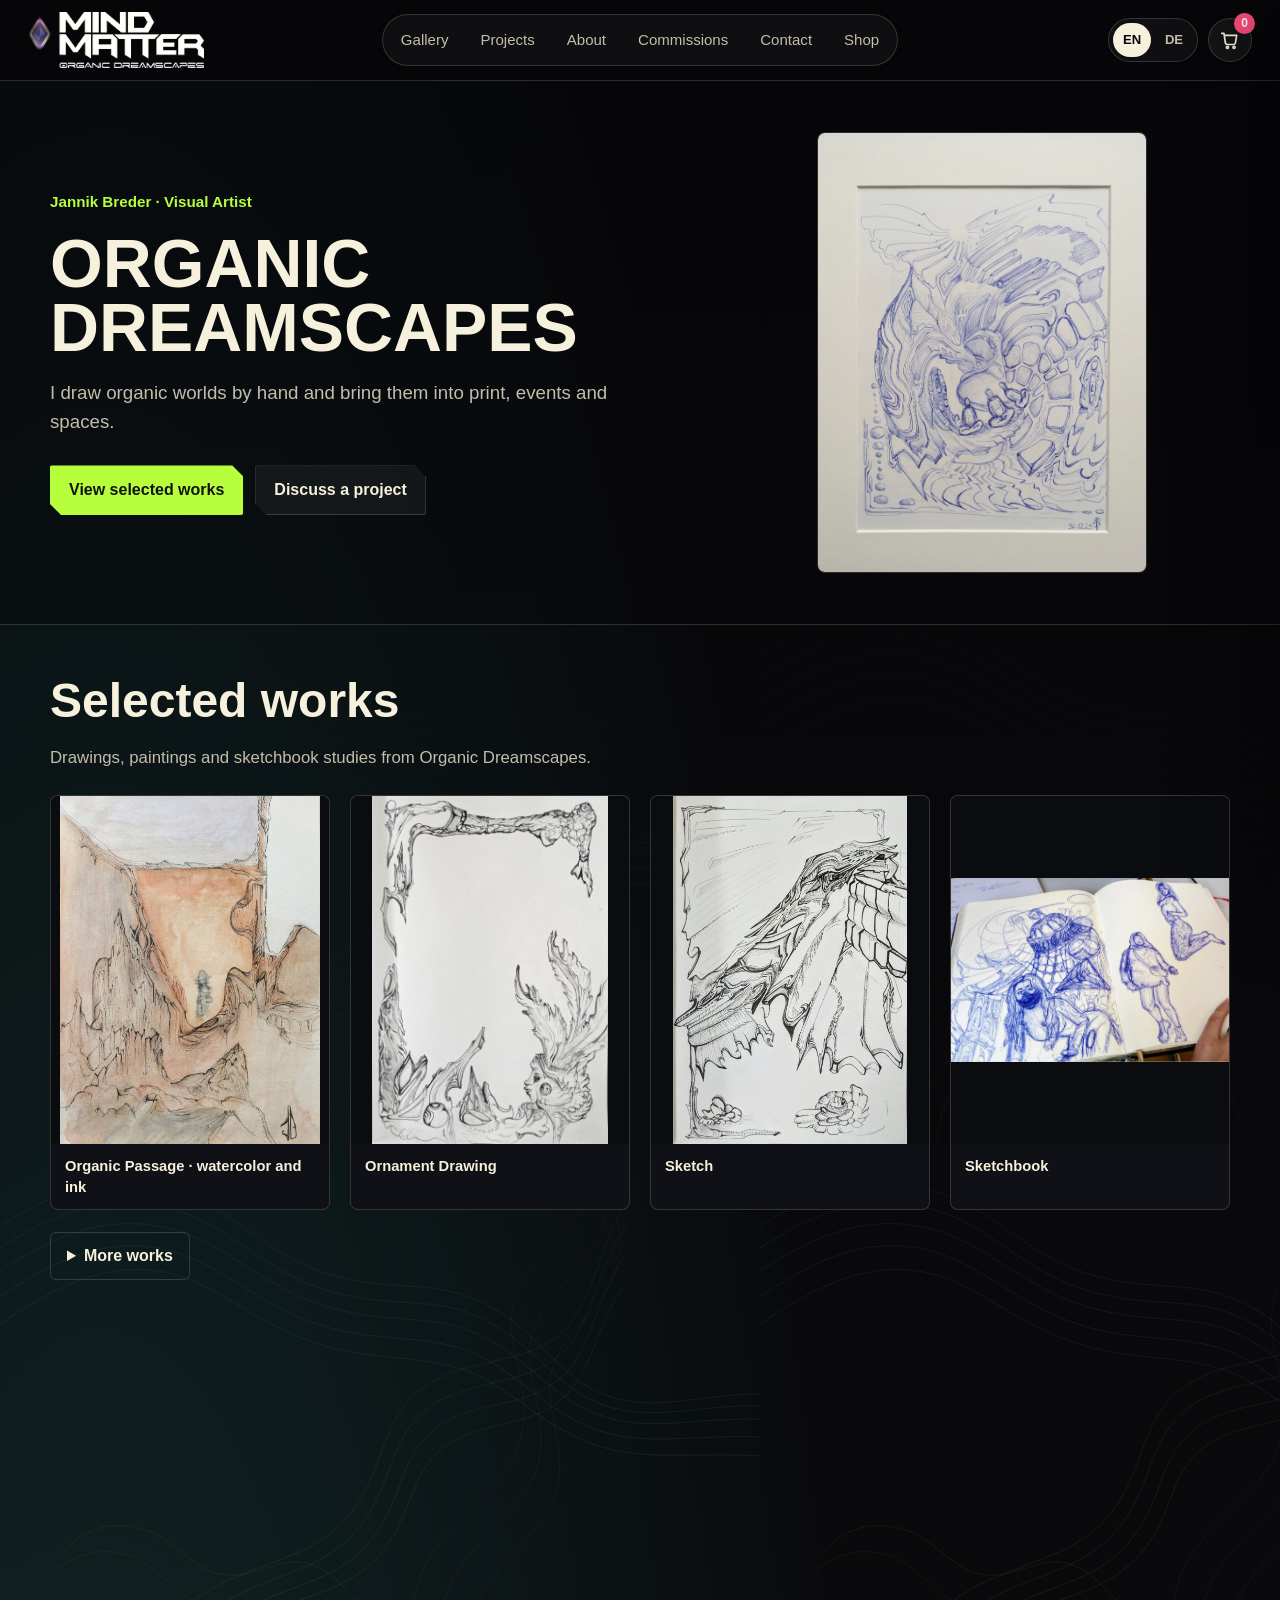
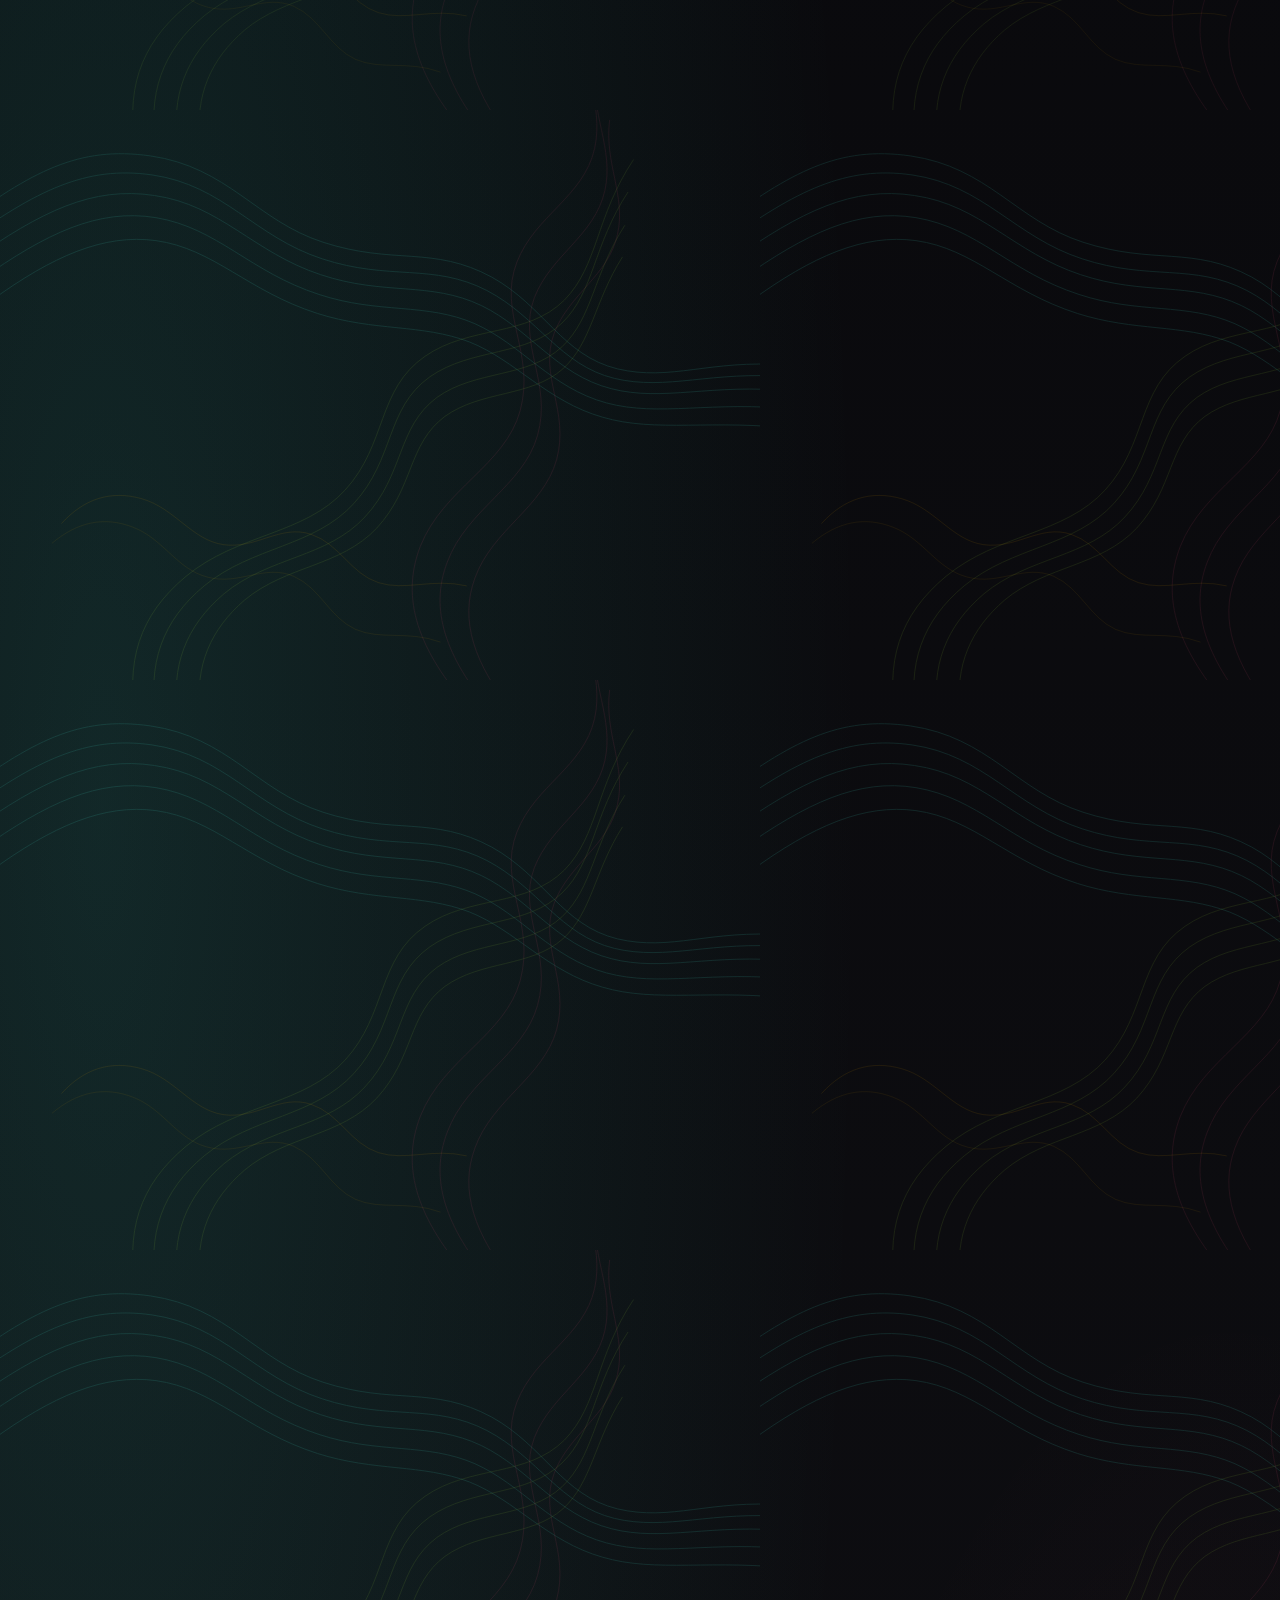
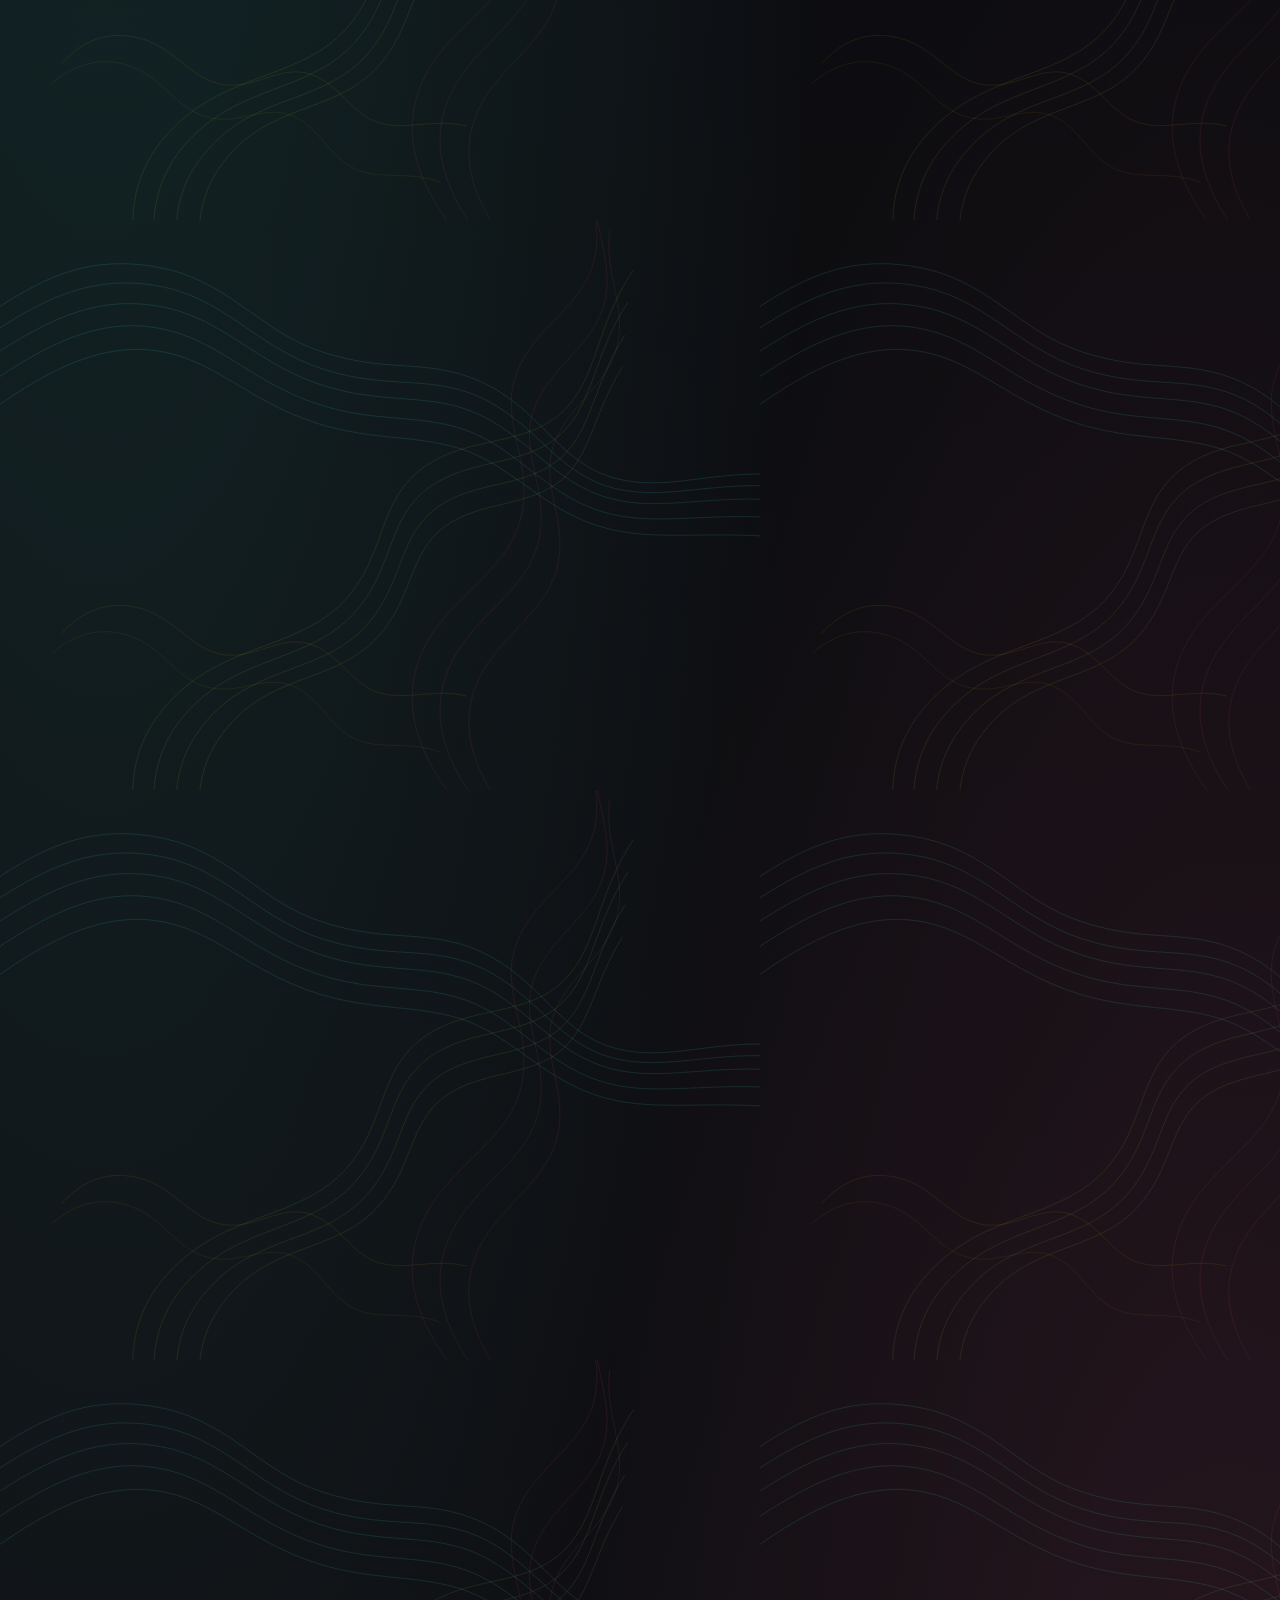
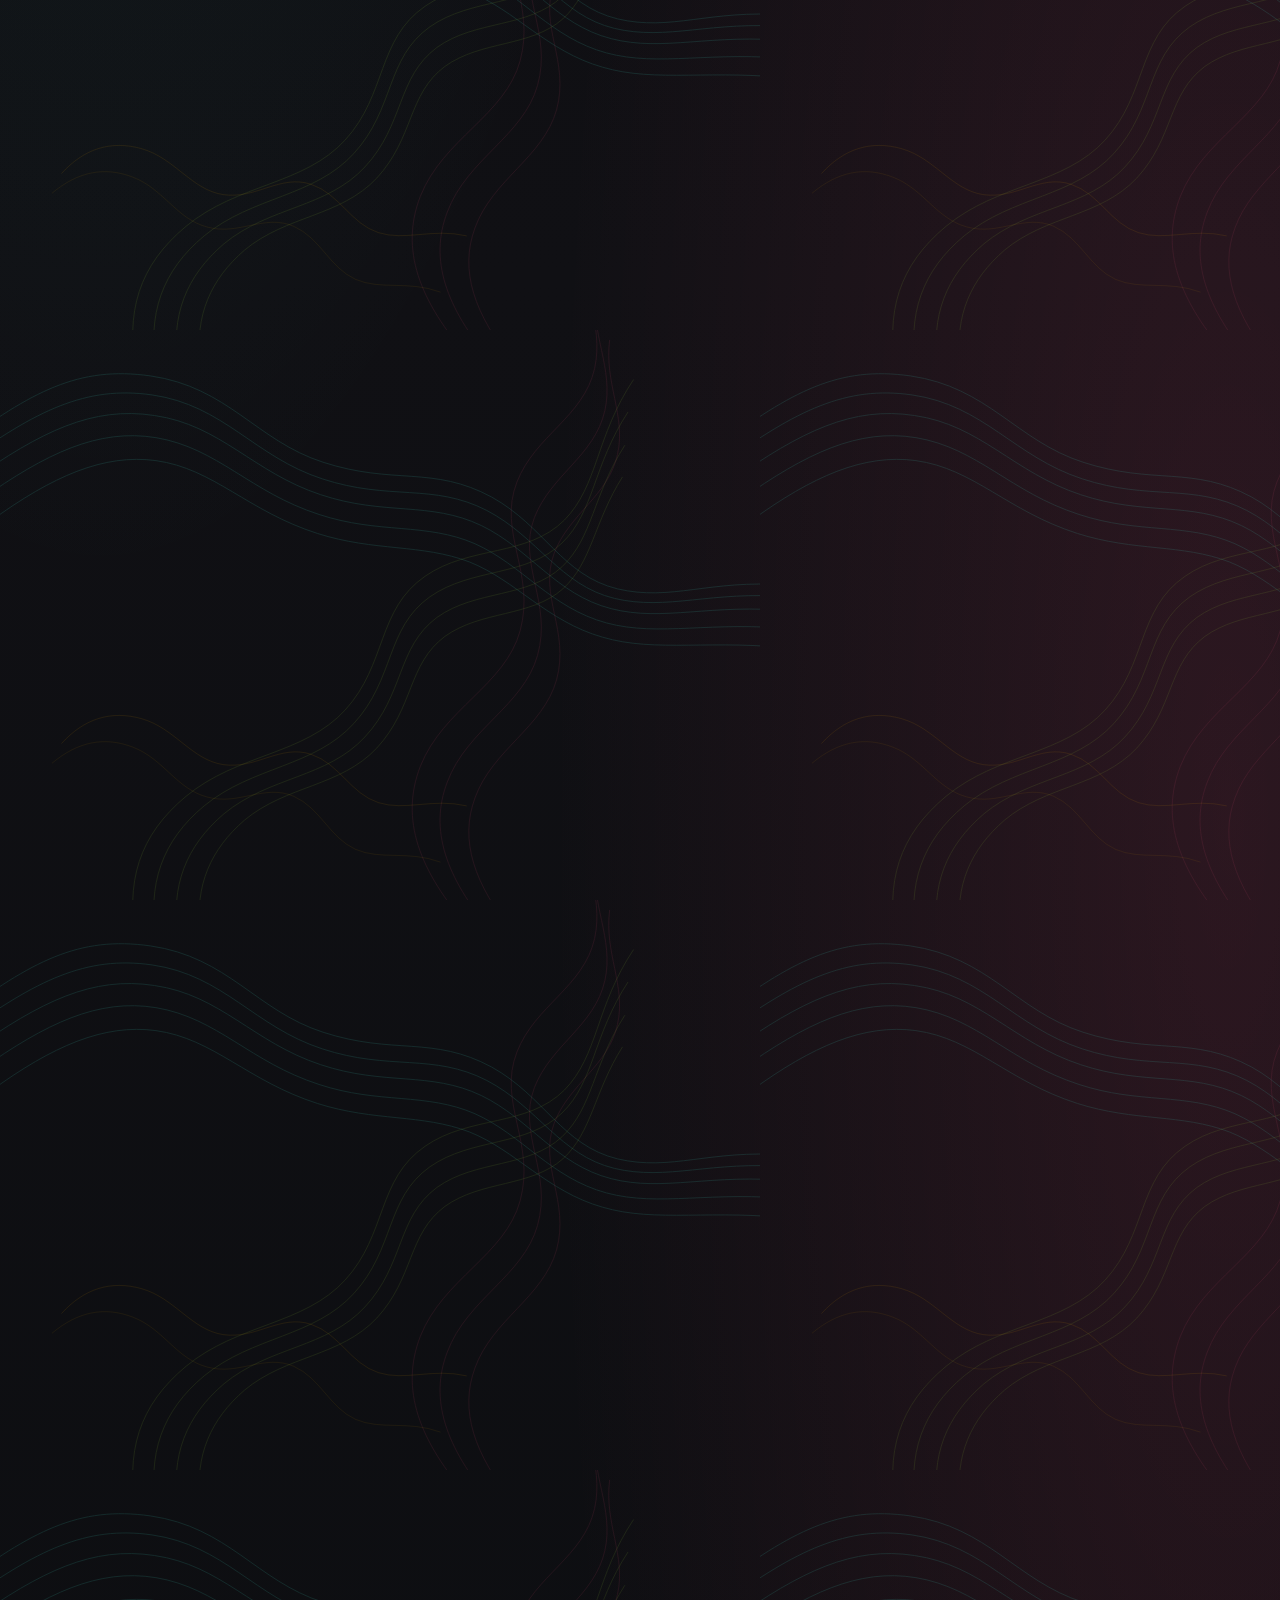
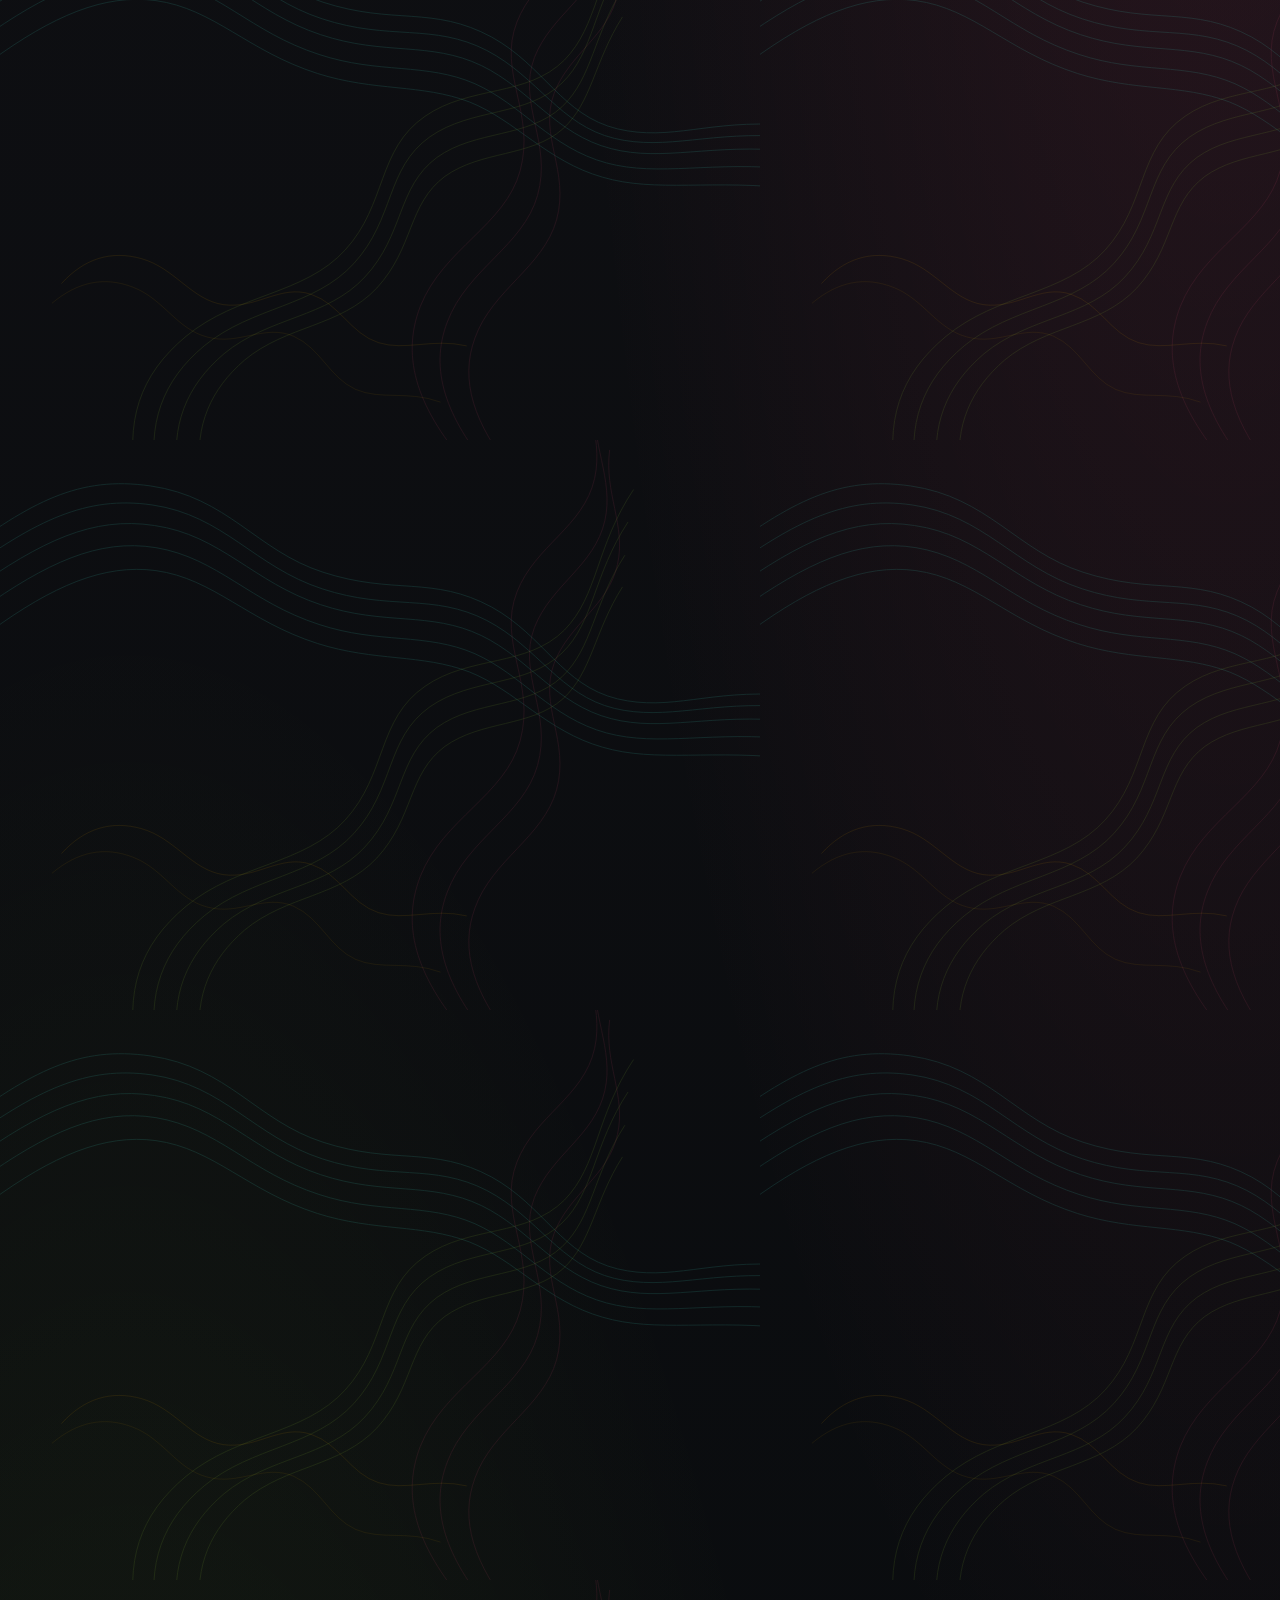
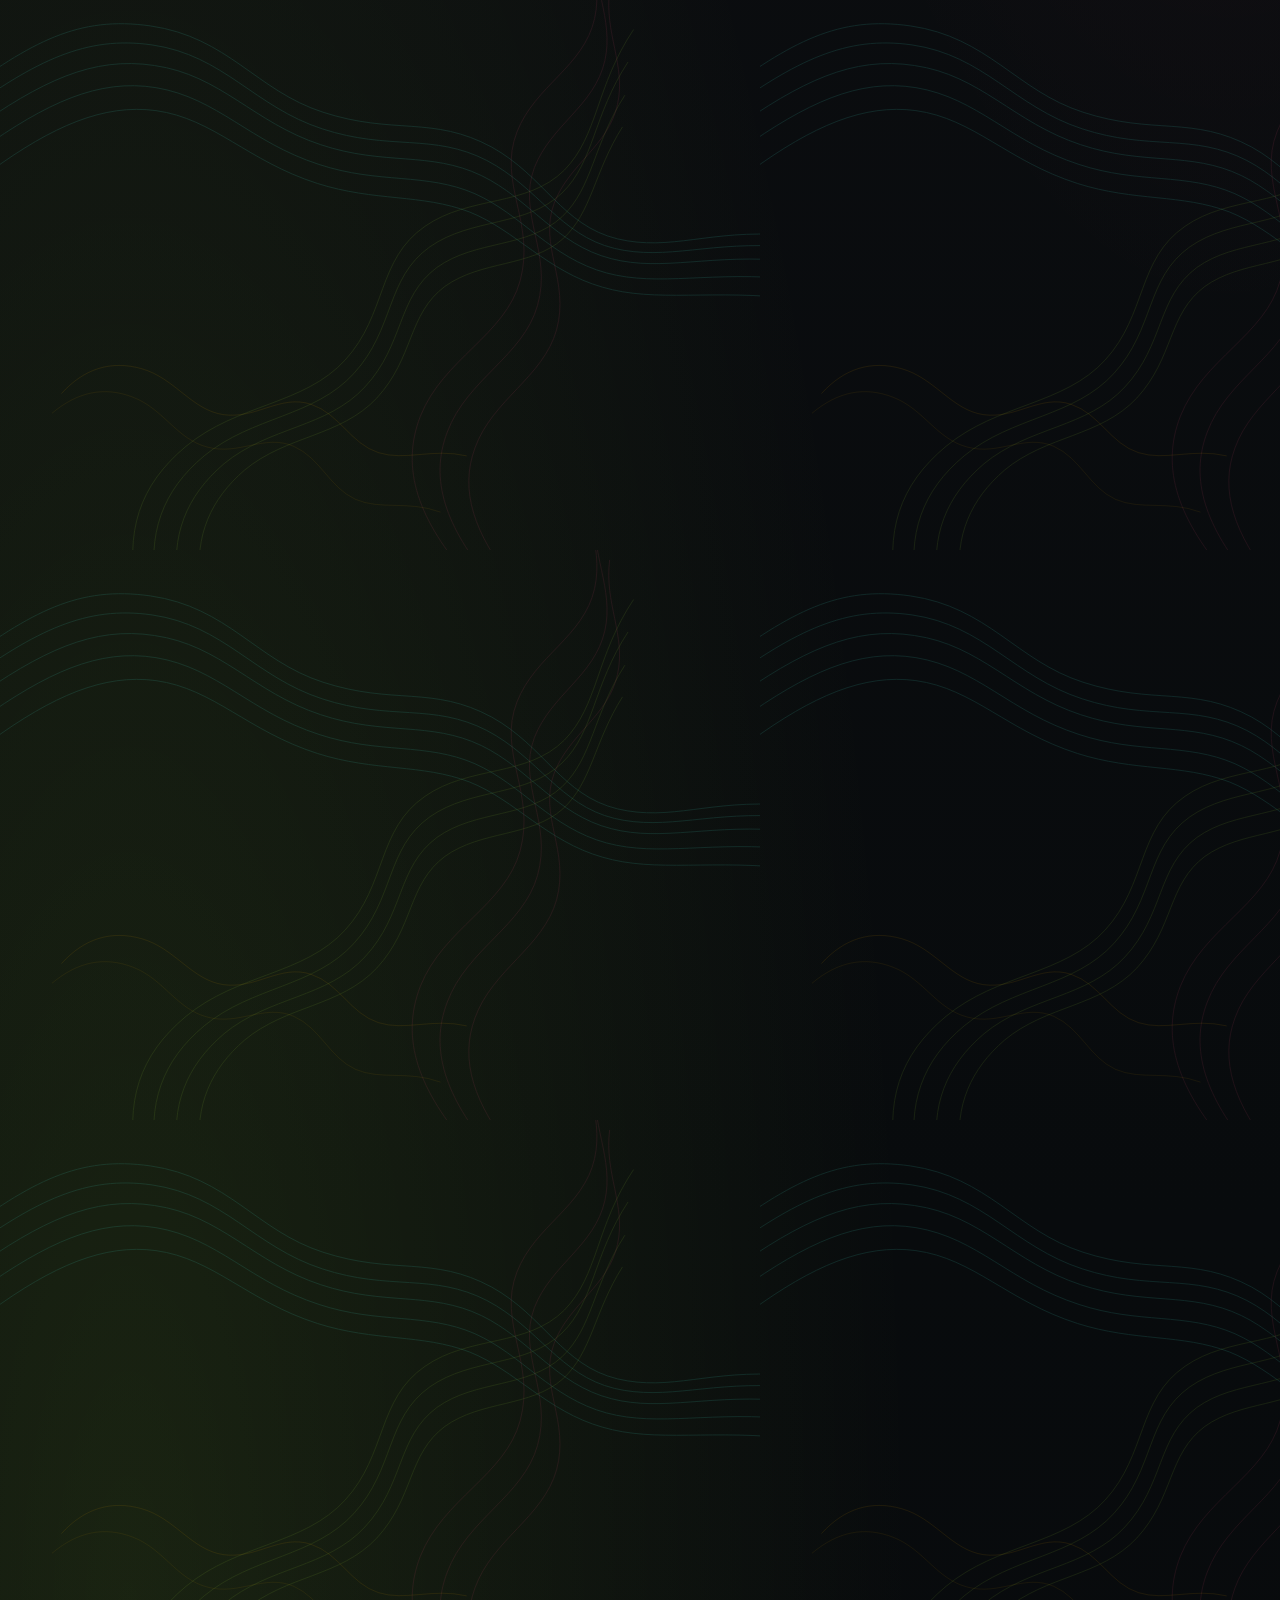
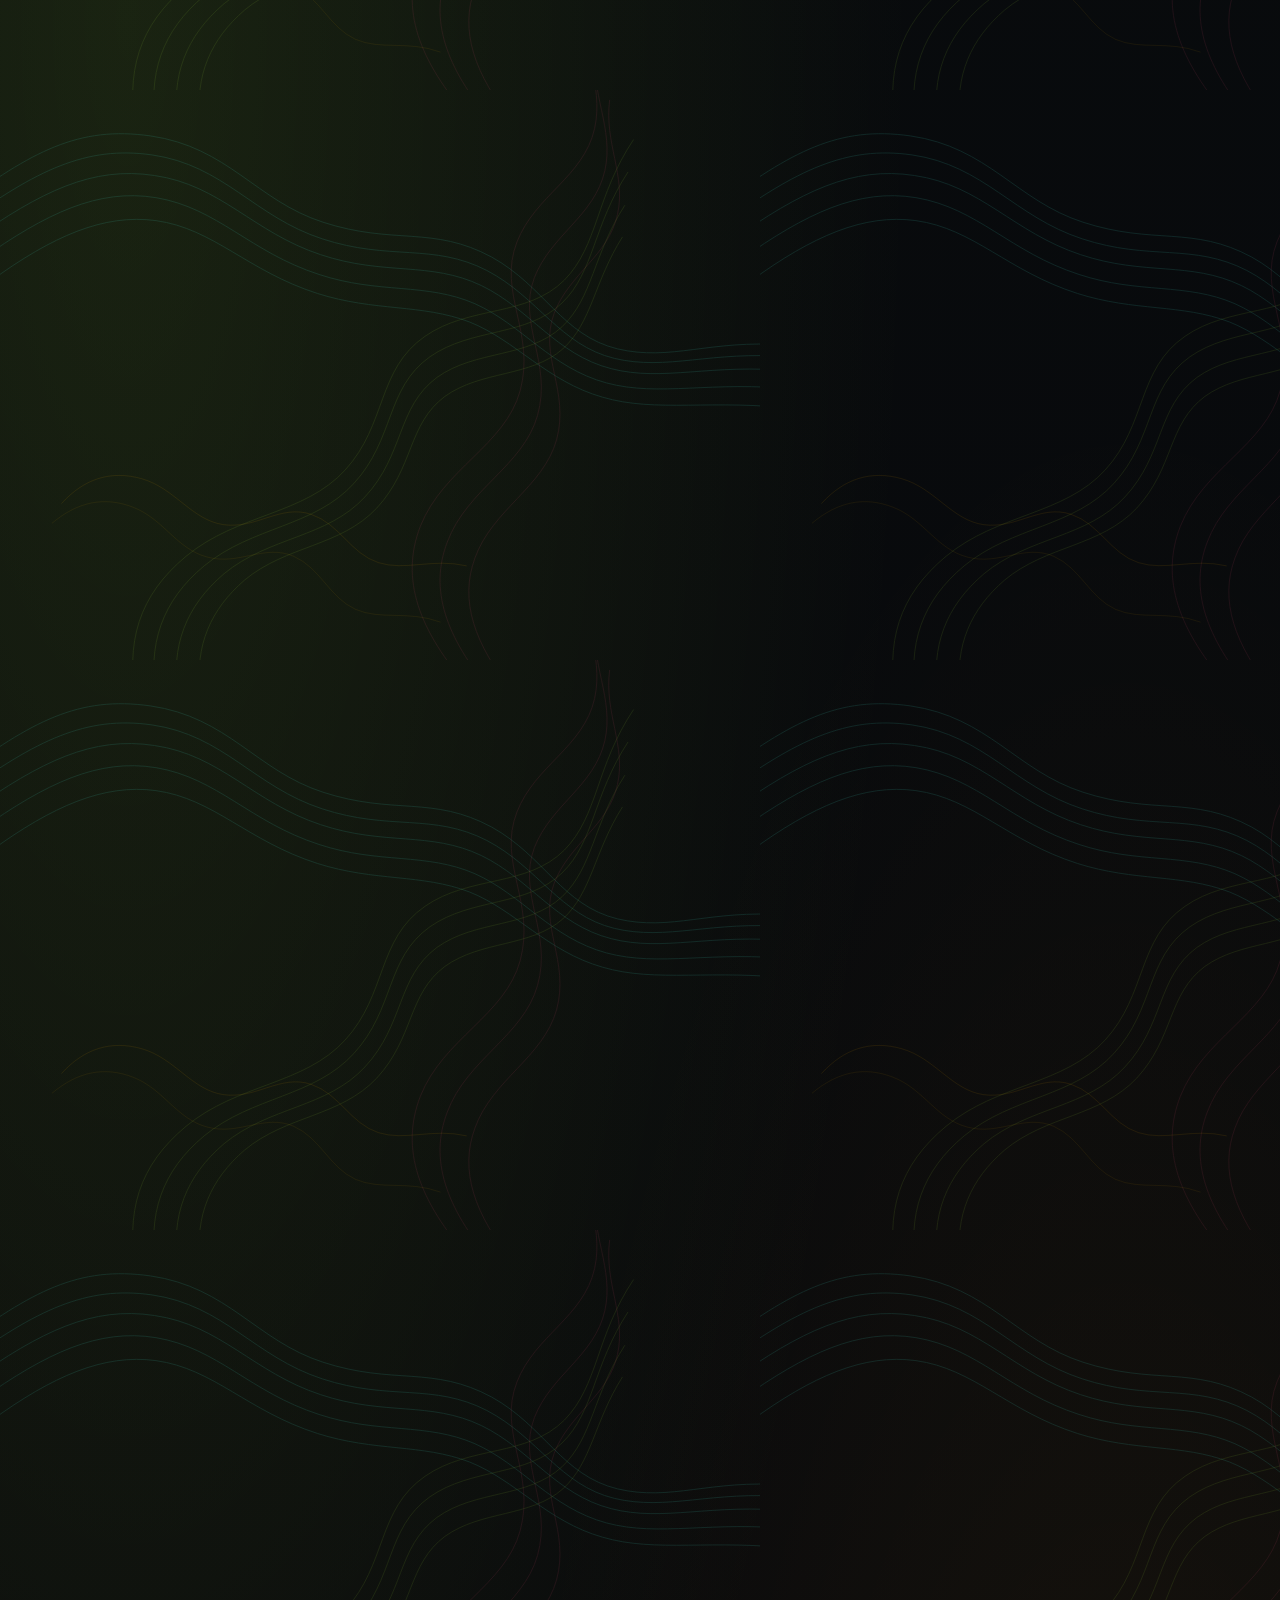
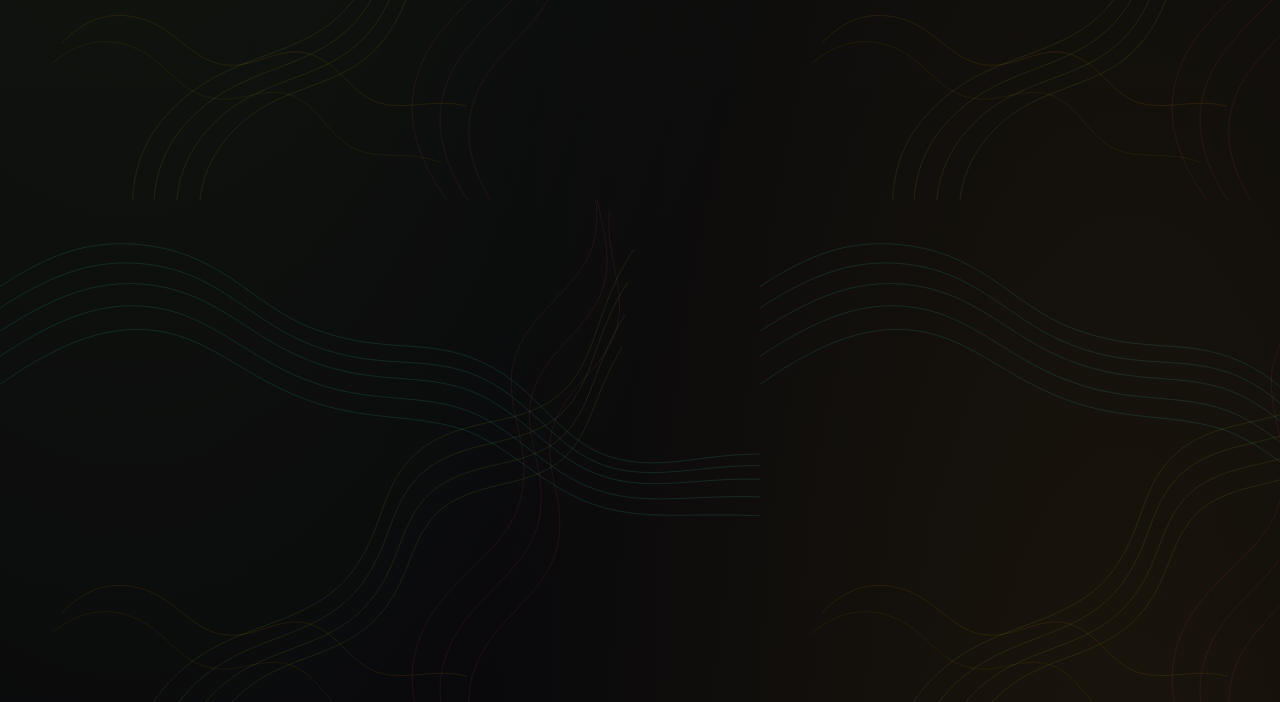
<file: index.html>
<!DOCTYPE html>
<html lang="en">
<head>
    <meta charset="UTF-8">
    <meta name="viewport" content="width=device-width, initial-scale=1.0">
    <meta name="description" content="Explore Jannik Breder’s Organic Dreamscapes portfolio, from hand-drawn works and fine-art prints to lettering and spatial projects.">
    <meta name="author" content="Jannik Breder">
    <meta name="robots" content="index, follow, max-image-preview:large">
    <meta name="referrer" content="strict-origin-when-cross-origin">
    <meta name="theme-color" content="#a8ff22">
    <meta name="color-scheme" content="dark">
    <meta property="og:type" content="website">
    <meta property="og:site_name" content="Mind Matter Art">
    <meta property="og:title" content="Jannik Breder · Organic Dreamscapes | Mind Matter Art">
    <meta property="og:description" content="Original art, fine-art prints, commissioned visuals, tattoo motifs, and spatial work by Jannik Breder.">
    <meta property="og:url" content="https://jannikbreder456-coder.github.io/mind.matter.art/">
    <meta property="og:locale" content="en_US">
    <meta property="og:locale:alternate" content="de_DE">
    <meta property="og:image" content="https://jannikbreder456-coder.github.io/mind.matter.art/img/optimized/event-bar-night.webp">
    <meta property="og:image:alt" content="Organic Dreamscapes by Jannik Breder">
    <meta name="twitter:card" content="summary_large_image">
    <meta name="twitter:title" content="Jannik Breder · Organic Dreamscapes | Mind Matter Art">
    <meta name="twitter:description" content="Original art, prints, and commissioned visual work by Jannik Breder.">
    <meta name="twitter:image" content="https://jannikbreder456-coder.github.io/mind.matter.art/img/optimized/event-bar-night.webp">
    <title>Jannik Breder · Organic Dreamscapes | Mind Matter Art</title>
    <link rel="canonical" href="https://jannikbreder456-coder.github.io/mind.matter.art/">
    <link rel="icon" href="img/logo.svg" type="image/svg+xml">
    <link rel="manifest" href="site.webmanifest">
    <link rel="alternate" hreflang="en" href="https://jannikbreder456-coder.github.io/mind.matter.art/?lang=en">
    <link rel="alternate" hreflang="de" href="https://jannikbreder456-coder.github.io/mind.matter.art/?lang=de">
    <link rel="alternate" hreflang="x-default" href="https://jannikbreder456-coder.github.io/mind.matter.art/">
    <link rel="preload" href="img/optimized/meditate.webp" as="image" type="image/webp" fetchpriority="high">
    <link rel="stylesheet" href="stylesheet.css?v=20261111-3">
    <script type="application/ld+json">
        {
            "@context": "https://schema.org",
            "@type": "Person",
            "name": "Jannik Breder",
            "alternateName": "Mind Matter Art",
            "url": "https://jannikbreder456-coder.github.io/mind.matter.art/",
            "image": "https://jannikbreder456-coder.github.io/mind.matter.art/img/optimized/event-bar-night.webp",
            "jobTitle": "Visual Artist",
            "description": "Artist working across organic psychedelic drawing, fine-art prints, commissioned visuals, tattoo motifs, and spatial design.",
            "sameAs": ["https://www.instagram.com/mind.matter.art"]
        }
    </script>
</head>
<body>
    <a class="skip-link" href="#content" data-i18n="skip.content">Skip to content</a>
    <canvas class="ambient-field" id="ambientField" aria-hidden="true"></canvas>

    <header class="site-header" id="top">
        <nav class="topbar" aria-label="Main navigation">
            <a class="brand-lockup" href="#top" aria-label="Mind Matter Art home">
                <img src="img/mind-matter-logo-white.png" alt="Mind Matter – Organic Dreamscapes" class="header-wordmark">
            </a>

            <div class="nav-links" id="primaryNavigation">
                <a href="#lookbook" data-i18n="nav.gallery">Gallery</a>
                <a href="#background" data-i18n="nav.projects">Projects</a>
                <a href="#artist" data-i18n="nav.artist">About</a>
                <a href="#commissions" data-i18n="nav.commissions">Commissions</a>
                <a href="#contact" data-i18n="nav.contact">Contact</a>
                <a href="#shop" data-i18n="nav.shop">Shop</a>
            </div>

            <div class="top-actions">
                <button class="icon-button menu-toggle" type="button" aria-label="Open navigation" data-i18n-aria="nav.menuOpen" aria-controls="primaryNavigation" aria-expanded="false">
                    <svg viewBox="0 0 24 24" aria-hidden="true">
                        <path d="M4 7h16M4 12h16M4 17h16"></path>
                    </svg>
                </button>
                <div class="language-toggle" role="group" aria-label="Language">
                    <a class="lang-btn is-active" href="?lang=en" data-lang="en" aria-pressed="true">EN</a>
                    <a class="lang-btn" href="?lang=de" data-lang="de" aria-pressed="false">DE</a>
                </div>

                <button class="icon-button cart-toggle" type="button" aria-label="Open cart" data-i18n-aria="cart.open" aria-controls="cartDrawer">
                    <svg viewBox="0 0 24 24" aria-hidden="true">
                        <path d="M6.2 7h13.1l-1.4 8.2a2 2 0 0 1-2 1.7H9a2 2 0 0 1-2-1.6L5.4 4.8H3"></path>
                        <circle cx="9.2" cy="20" r="1.2"></circle>
                        <circle cx="16.4" cy="20" r="1.2"></circle>
                    </svg>
                    <span class="cart-count" id="cartCount">0</span>
                </button>
            </div>
        </nav>

        <section class="hero" aria-labelledby="heroTitle">
            <div class="hero-layout">
                <div class="hero-content">
                    <p class="hero-byline" data-i18n="hero.byline">Jannik Breder · Visual Artist</p>
                    <h1 id="heroTitle">Organic Dreamscapes</h1>
                    <p class="hero-copy" data-i18n="hero.copy">I draw organic worlds by hand and bring them into print, events and spaces.</p>
                    <div class="hero-actions">
                        <a class="button button-primary" href="#lookbook" data-i18n="hero.gallery">View selected works</a>
                        <a class="button button-ghost" href="#contact" data-i18n="hero.commission">Discuss a project</a>
                    </div>
                </div>
                <img class="hero-art" src="img/optimized/meditate.webp" alt="Meditate, a blue-ink drawing of meditative figures amid organic shapes" width="1493" height="2000" decoding="async" fetchpriority="high">
            </div>
        </section>
    </header>

    <main id="content" tabindex="-1">
        <section class="section lookbook-section" id="lookbook" aria-labelledby="lookbookTitle">
            <div class="section-heading">
                <h2 id="lookbookTitle" data-i18n="gallery.title">Selected works</h2>
                <p data-i18n="gallery.copy">Drawings, paintings and sketchbook studies from Organic Dreamscapes.</p>
            </div>
            <div class="lookbook-grid lookbook-featured">
                <figure class="lookbook-item">
                    <img src="img/optimized/organic-passage-original.webp" alt="Organic Passage watercolor and ink artwork" loading="lazy" decoding="async">
                    <figcaption data-i18n="gallery.organic">Organic Passage · watercolor and ink</figcaption>
                </figure>
                <figure class="lookbook-item">
                    <img src="img/optimized/mind-matter-ornamentzeichnung.webp" alt="Hand-drawn organic frame with a profile and flowing leaf shapes" loading="lazy" decoding="async">
                    <figcaption data-i18n="gallery.ornamentDrawing">Ornament Drawing</figcaption>
                </figure>
                <figure class="lookbook-item">
                    <img src="img/optimized/mind-matter-skizze.webp" alt="Black line drawing of layered organic shapes and two flowers" loading="lazy" decoding="async">
                    <figcaption data-i18n="gallery.sketch">Sketch</figcaption>
                </figure>
                <figure class="lookbook-item">
                    <img src="img/optimized/mind-matter-sketchbook.webp" alt="Open sketchbook with figure studies drawn in blue ink" loading="lazy" decoding="async">
                    <figcaption data-i18n="gallery.sketchbook">Sketchbook</figcaption>
                </figure>
            </div>
            <details class="lookbook-more">
                <summary><span data-i18n="gallery.more">More works</span></summary>
                <div class="lookbook-grid">
                    <figure class="lookbook-item">
                        <img src="img/optimized/missed-opportunities-original.webp?v=20260715-1" alt="Missed Opportunities original artwork in decorative example frame" loading="lazy" decoding="async">
                        <figcaption data-i18n="gallery.missedOriginal">Missed Opportunities - original shown in an example frame; frame not included</figcaption>
                    </figure>
                    <figure class="lookbook-item">
                        <img src="img/optimized/missed-opportunities-print-thumb.webp?v=20260715-1" alt="Missed Opportunities print artwork" loading="lazy" decoding="async">
                        <figcaption data-i18n="gallery.missedPrint">Missed Opportunities - print artwork</figcaption>
                    </figure>
                    <figure class="lookbook-item">
                        <img src="img/optimized/abstract-faces-thumb.webp" alt="Abstract Faces watercolor and ink on paper" loading="lazy" decoding="async">
                        <figcaption data-i18n="gallery.abstract">Abstract Faces - watercolor and ink on paper</figcaption>
                    </figure>
                    <figure class="lookbook-item">
                        <img src="img/optimized/faces-v3-thumb.webp" alt="Faces V3 modified print artwork" loading="lazy" decoding="async">
                        <figcaption data-i18n="gallery.facesV3">Faces V3 - modified print variant</figcaption>
                    </figure>
                    <figure class="lookbook-item">
                        <img src="img/optimized/event-bar-night-thumb.webp" alt="Hilltop Bar event surface design at night" loading="lazy" decoding="async">
                        <figcaption data-i18n="gallery.eventBar">Hilltop Bar - event surface design in use</figcaption>
                    </figure>
                    <figure class="lookbook-item">
                        <img src="img/optimized/festival-object-thumb.webp" alt="Recycled festival mushroom built from surrounding materials" loading="lazy" decoding="async">
                        <figcaption data-i18n="gallery.mushroom">Recycled Festival Object - mushroom project shown as an example</figcaption>
                    </figure>
                    <figure class="lookbook-item">
                        <img src="img/optimized/tattoo-sunflower-thumb.webp" alt="Black line sunflower tattoo template" loading="lazy" decoding="async">
                        <figcaption data-i18n="gallery.tattooFlower">Floral Tattoo Motif - sunflower linework</figcaption>
                    </figure>
                    <figure class="lookbook-item">
                        <img src="img/optimized/tattoo-flower-thumb.webp" alt="Black line tattoo motif template" loading="lazy" decoding="async">
                        <figcaption data-i18n="gallery.tattoo">Tattoo Motif - custom template example</figcaption>
                    </figure>
                    <figure class="lookbook-item">
                        <img src="img/optimized/selflove2-thumb.webp" alt="Self Love II psychedelic organic drawing" loading="lazy" decoding="async">
                        <figcaption data-i18n="gallery.selfLoveTwo">Self Love II - print detail</figcaption>
                    </figure>
                    <figure class="lookbook-item">
                        <img src="img/optimized/selflove-thumb.webp" alt="Self Love organic psychedelic drawing" loading="lazy" decoding="async">
                        <figcaption data-i18n="gallery.selfLove">Self Love - print study</figcaption>
                    </figure>
                </div>
            </details>
        </section>

        <section class="section practice-section" id="background" aria-labelledby="backgroundTitle">
            <div class="section-heading reveal">
                <p class="eyebrow" data-i18n="practice.eyebrow">Project spotlight</p>
                <h2 id="backgroundTitle" data-i18n="practice.title">From drawing to space</h2>
                <p data-i18n="practice.copy">I painted surfaces and lettering by hand for the Hilltop Bar at Waldfrieden.</p>
            </div>

            <div class="practice-layout">
                <figure class="project-proof reveal">
                    <img src="img/optimized/event-bar-night-thumb.webp" alt="Hilltop Bar at Waldfrieden illuminated at night" loading="lazy" decoding="async">
                    <figcaption>
                        <span data-i18n="practice.projectLabel">Selected project</span>
                        <strong>Hilltop Bar / Waldfrieden</strong>
                        <small data-i18n="practice.projectDate">Surface design and lettering, 2024</small>
                    </figcaption>
                </figure>

                <div class="practice-list reveal">
                    <article>
                        <span class="practice-kicker" data-i18n="practice.analogLabel">Analog + digital</span>
                        <h3 data-i18n="practice.analogTitle">From original line to finished artwork</h3>
                        <p data-i18n="practice.analogCopy">Drawing, watercolor, ink, image editing, vector work, layout, and production-ready files.</p>
                    </article>
                    <article>
                        <span class="practice-kicker" data-i18n="practice.spaceLabel">Event + space</span>
                        <h3 data-i18n="practice.spaceTitle">Visuals that work beyond the screen</h3>
                        <p data-i18n="practice.spaceCopy">Surface painting, lettering, recycled objects, signage, and visual direction for cultural spaces.</p>
                    </article>
                    <article>
                        <span class="practice-kicker" data-i18n="practice.processLabel">Clear process</span>
                        <h3 data-i18n="practice.processTitle">Briefing, concept, production</h3>
                        <p data-i18n="practice.processCopy">Scope, format, timing, revisions, and usage are agreed before work starts.</p>
                    </article>
                </div>
            </div>
        </section>

        <section class="section artist-section" id="artist" aria-labelledby="artistTitle">
            <div class="artist-copy reveal">
                <p class="eyebrow" data-i18n="artist.eyebrow">Artist Statement</p>
                <h2 id="artistTitle">Jannik Breder</h2>
                <p data-i18n="artist.copyOne">
                    I build cyber-organic visuals for people, events, spaces, and projects that need a distinct visual world. My work moves between drawing, print, installation, surface design, and identity marks.
                </p>
                <p data-i18n="artist.copyTwo">
                    Organic Dreamscapes is the common thread: forms that feel grown, transformed, and slightly unfamiliar. Each project is developed for its actual context, from paper and skin to rooms, bars, stages, and visual identities.
                </p>
                <div class="artist-stats" aria-label="Focus areas">
                    <span>Illustration</span>
                    <span>Logo</span>
                    <span>Poster</span>
                    <span data-i18n="artist.identity">Visual Identity</span>
                </div>
            </div>

            <div class="artist-portrait reveal">
                <img src="img/optimized/surface-design-bar-thumb.webp" alt="Jannik Breder painting an event bar installation" loading="lazy" decoding="async">
                <p class="artist-image-caption" data-i18n="artist.imageCaption">On-site work at Hilltop Bar, Waldfrieden</p>
            </div>
        </section>

        <section class="section services-section" id="commissions" aria-labelledby="commissionsTitle">
            <div class="section-heading reveal">
                <p class="eyebrow" data-i18n="commissions.eyebrow">Commissions</p>
                <h2 id="commissionsTitle" data-i18n="commissions.title">A visual world made for your project</h2>
                <p data-i18n="commissions.copy">
                    Commission work starts with a focused briefing. We define the idea, format, context, timing, revisions, and usage before production begins.
                </p>
            </div>

            <div class="service-grid">
                <article class="service-tile reveal">
                    <span class="service-number" aria-hidden="true">01</span>
                    <h3 data-i18n="services.customTitle">Custom Artwork</h3>
                    <p data-i18n="services.custom">A personal artwork as an original drawing or digitally finished piece.</p>
                    <button class="button button-ghost add-service" type="button" data-product="commission" data-i18n="buttons.request">Request</button>
                </article>
                <article class="service-tile reveal">
                    <span class="service-number" aria-hidden="true">02</span>
                    <h3 data-i18n="services.eventTitle">Event Visual</h3>
                    <p data-i18n="services.event">Poster, flyer, bar lettering, or social media visual for events and culture projects.</p>
                    <button class="button button-ghost add-service" type="button" data-product="event-visual" data-i18n="buttons.request">Request</button>
                </article>
                <article class="service-tile reveal">
                    <span class="service-number" aria-hidden="true">03</span>
                    <h3 data-i18n="services.tattooTitle">Tattoo Motif</h3>
                    <p data-i18n="services.tattoo">A custom tattoo template developed together from your idea, body placement, and visual direction.</p>
                    <button class="button button-ghost add-service" type="button" data-product="tattoo-motif" data-i18n="buttons.request">Request</button>
                </article>
                <article class="service-tile reveal">
                    <span class="service-number" aria-hidden="true">04</span>
                    <h3 data-i18n="services.logoTitle">Logo Design Package</h3>
                    <p data-i18n="services.logo">Logo, color direction, and basic usage rules for a project, label, collective, or small business.</p>
                    <button class="button button-ghost add-service" type="button" data-product="logo-design" data-i18n="buttons.request">Request</button>
                </article>
            </div>
        </section>

        <section class="section contact-section" id="contact" aria-labelledby="contactTitle">
            <div class="contact-copy reveal">
                <p class="eyebrow" data-i18n="contact.eyebrow">Contact</p>
                <h2 id="contactTitle" data-i18n="contact.title">Let’s talk about your project</h2>
                <p data-i18n="contact.copy">
                    Tell me what you are planning, where the work will live, and when you need it. For available artworks, you can also send a prepared inquiry from the cart.
                </p>
                <div class="contact-meta" aria-label="Project information">
                    <span data-i18n="contact.scope">Originals, prints, and commissioned work</span>
                    <span data-i18n="contact.location">Based in Bielefeld, available for remote and on-site projects</span>
                </div>
                <div class="contact-actions">
                    <a class="button button-primary" href="mailto:jannikbreder456@gmail.com" data-i18n="contact.email">Email</a>
                    <a class="button button-ghost" href="https://www.instagram.com/mind.matter.art" target="_blank" rel="noopener noreferrer">Instagram</a>
                </div>
            </div>

            <form class="contact-form reveal" id="contactForm">
                <label>
                    <span data-i18n="form.name">Name</span>
                    <input type="text" name="name" autocomplete="name" required>
                </label>
                <label>
                    <span data-i18n="form.email">Email</span>
                    <input type="email" name="email" autocomplete="email" required>
                </label>
                <label>
                    <span data-i18n="form.message">Message</span>
                    <textarea name="message" rows="5" required></textarea>
                </label>
                <button class="button button-primary" type="submit" data-i18n="form.submit">Prepare email</button>
            </form>
        </section>

        <section class="section shop-section" id="shop" aria-labelledby="shopTitle">
            <div class="section-heading reveal">
                <p class="eyebrow" data-i18n="shop.eyebrow">Current Selection</p>
                <h2 id="shopTitle" data-i18n="shop.title">Collect a work or start a project</h2>
                <p data-i18n="shop.copy">
                    Explore originals, prints, and selected commission formats. Add available works to your inquiry or contact me directly for custom projects.
                </p>
            </div>

            <div class="shop-toolbar reveal" aria-label="Shop filters">
                <div class="segmented-control" role="group" aria-label="Filter by category">
                    <button class="filter-btn is-active" type="button" data-filter="all" data-i18n="filters.all">All</button>
                    <button class="filter-btn" type="button" data-filter="original" data-i18n="filters.originals">Originals</button>
                    <button class="filter-btn" type="button" data-filter="print" data-i18n="filters.prints">Prints</button>
                    <button class="filter-btn" type="button" data-filter="commission" data-i18n="filters.commissions">Commissions</button>
                </div>

                <label class="sort-control" for="sortSelect">
                    <span data-i18n="sort.label">Sort by</span>
                    <select id="sortSelect">
                        <option value="featured" data-i18n="sort.featured">Featured</option>
                        <option value="price-low" data-i18n="sort.low">Price low to high</option>
                        <option value="price-high" data-i18n="sort.high">Price high to low</option>
                        <option value="new" data-i18n="sort.new">Newest first</option>
                    </select>
                </label>
            </div>

            <!-- Shop-Karten entstehen in script.js im products-Array.
                 Dort kannst du neue Bilder, Titel und Beschreibungen direkt als neue Einträge anlegen. -->
            <div class="shop-layout">
                <div class="product-grid" id="productGrid" aria-live="polite"></div>

                <aside class="collector-panel reveal" aria-labelledby="collectorTitle">
                    <p class="eyebrow" data-i18n="process.eyebrow">How It Works</p>
                    <h3 id="collectorTitle" data-i18n="process.title">Simple inquiry process</h3>
                    <ol class="collector-steps">
                        <li data-i18n="process.one">Open a piece and check the details.</li>
                        <li data-i18n="process.two">Add originals, prints, or services to the cart.</li>
                        <li data-i18n="process.three">Send the inquiry and we clarify the rest by email.</li>
                    </ol>
                    <a class="button button-primary" href="#contact" data-i18n="process.contact">Contact directly</a>
                </aside>
            </div>
        </section>

        <section class="section reviews-section" id="reviews" aria-labelledby="reviewsTitle">
            <div class="section-heading reveal">
                <p class="eyebrow" data-i18n="reviews.eyebrow">Buyer Feedback</p>
                <h2 id="reviewsTitle" data-i18n="reviews.title">Share your buying experience</h2>
                <p data-i18n="reviews.copy">
                    Tell me how the inquiry, communication, payment, packaging, or delivery felt. Reviews are sent by email and published only after approval.
                </p>
            </div>

            <div class="reviews-layout">
                <article class="review-empty reveal">
                    <p class="eyebrow" data-i18n="reviews.boardEyebrow">Published reviews</p>
                    <h3 data-i18n="reviews.emptyTitle">No public reviews yet</h3>
                    <p data-i18n="reviews.emptyCopy">The first approved collector reviews will appear here.</p>
                </article>

                <form class="review-form reveal" id="reviewForm">
                    <div class="review-form-grid">
                        <label>
                            <span data-i18n="reviews.name">Name</span>
                            <input type="text" name="reviewer" autocomplete="name" required>
                        </label>
                        <label>
                            <span data-i18n="reviews.rating">Rating</span>
                            <select name="rating" required>
                                <option value="5">5 / 5</option>
                                <option value="4">4 / 5</option>
                                <option value="3">3 / 5</option>
                                <option value="2">2 / 5</option>
                                <option value="1">1 / 5</option>
                            </select>
                        </label>
                    </div>
                    <label>
                        <span data-i18n="reviews.purchase">Artwork or service</span>
                        <input type="text" name="purchase" required>
                    </label>
                    <label>
                        <span data-i18n="reviews.message">Your experience</span>
                        <textarea name="review" rows="5" required></textarea>
                    </label>
                    <button class="button button-primary" type="submit" data-i18n="reviews.submit">Prepare review email</button>
                    <p class="form-note" data-i18n="reviews.note">Your text opens as an email draft, so nothing is published automatically.</p>
                </form>
            </div>
        </section>
    </main>

    <aside class="cart-drawer" id="cartDrawer" aria-label="Cart" aria-hidden="true">
        <div class="drawer-header">
            <div>
                <p class="eyebrow" data-i18n="cart.eyebrow">Cart</p>
                <h2 data-i18n="cart.title">Your selection</h2>
            </div>
            <button class="icon-button close-cart" type="button" aria-label="Close cart" data-i18n-aria="cart.close">
                <svg viewBox="0 0 24 24" aria-hidden="true">
                    <path d="M6 6l12 12M18 6L6 18"></path>
                </svg>
            </button>
        </div>
        <div class="cart-items" id="cartItems"></div>
        <div class="cart-footer">
            <div class="subtotal">
                <span data-i18n="cart.subtotal">Subtotal</span>
                <strong id="cartSubtotal">0 EUR</strong>
            </div>
            <button class="button button-primary checkout-btn" type="button" id="checkoutBtn" data-i18n="cart.send">Send inquiry</button>
            <button class="button button-ghost clear-cart" type="button" id="clearCartBtn" data-i18n="cart.clear">Clear cart</button>
        </div>
    </aside>
    <button class="drawer-scrim" type="button" aria-label="Close cart" data-i18n-aria="cart.close"></button>

    <dialog class="product-dialog" id="productDialog">
        <button class="icon-button dialog-close" type="button" aria-label="Close details" data-i18n-aria="dialog.close">
            <svg viewBox="0 0 24 24" aria-hidden="true">
                <path d="M6 6l12 12M18 6L6 18"></path>
            </svg>
        </button>
        <div class="dialog-grid" id="dialogContent"></div>
    </dialog>

    <footer class="site-footer">
        <div>
            <div class="footer-brandmarks">
                <img src="img/mind-matter-logo-white.png" alt="Mind Matter – Organic Dreamscapes" class="footer-wordmark">
            </div>
            <p>Mind Matter Art - Organic Dreamscapes by Jannik Breder</p>
            <p><a href="https://www.instagram.com/mind.matter.art" target="_blank" rel="noopener noreferrer">@mind.matter.art</a></p>
            <p class="copyright-notice" data-i18n="footer.copyright">© 2026 Jannik Breder. All rights reserved.</p>
            <p class="rights-notice" data-i18n="footer.rights">Artwork, text, images, and website code may not be used, copied, or modified without written permission.</p>
            <p class="footer-links">
                <a href="#reviews" data-i18n="nav.reviews">Reviews</a>
                <a href="privacy.html" data-i18n="footer.privacy">Privacy</a>
                <a href="LICENSE.txt" data-i18n="footer.license">License</a>
            </p>
        </div>
        <div>
            <p><strong data-i18n="footer.legal">Legal notice</strong></p>
            <p>Jannik Breder, Friedrich-Schultz-Straße 80, 33609 Bielefeld, <span data-i18n="footer.country">Germany</span></p>
            <p><a href="mailto:jannikbreder456@gmail.com">jannikbreder456@gmail.com</a></p>
        </div>
    </footer>

    <script src="script.js?v=20261111-2" defer></script>
</body>
</html>
</file>
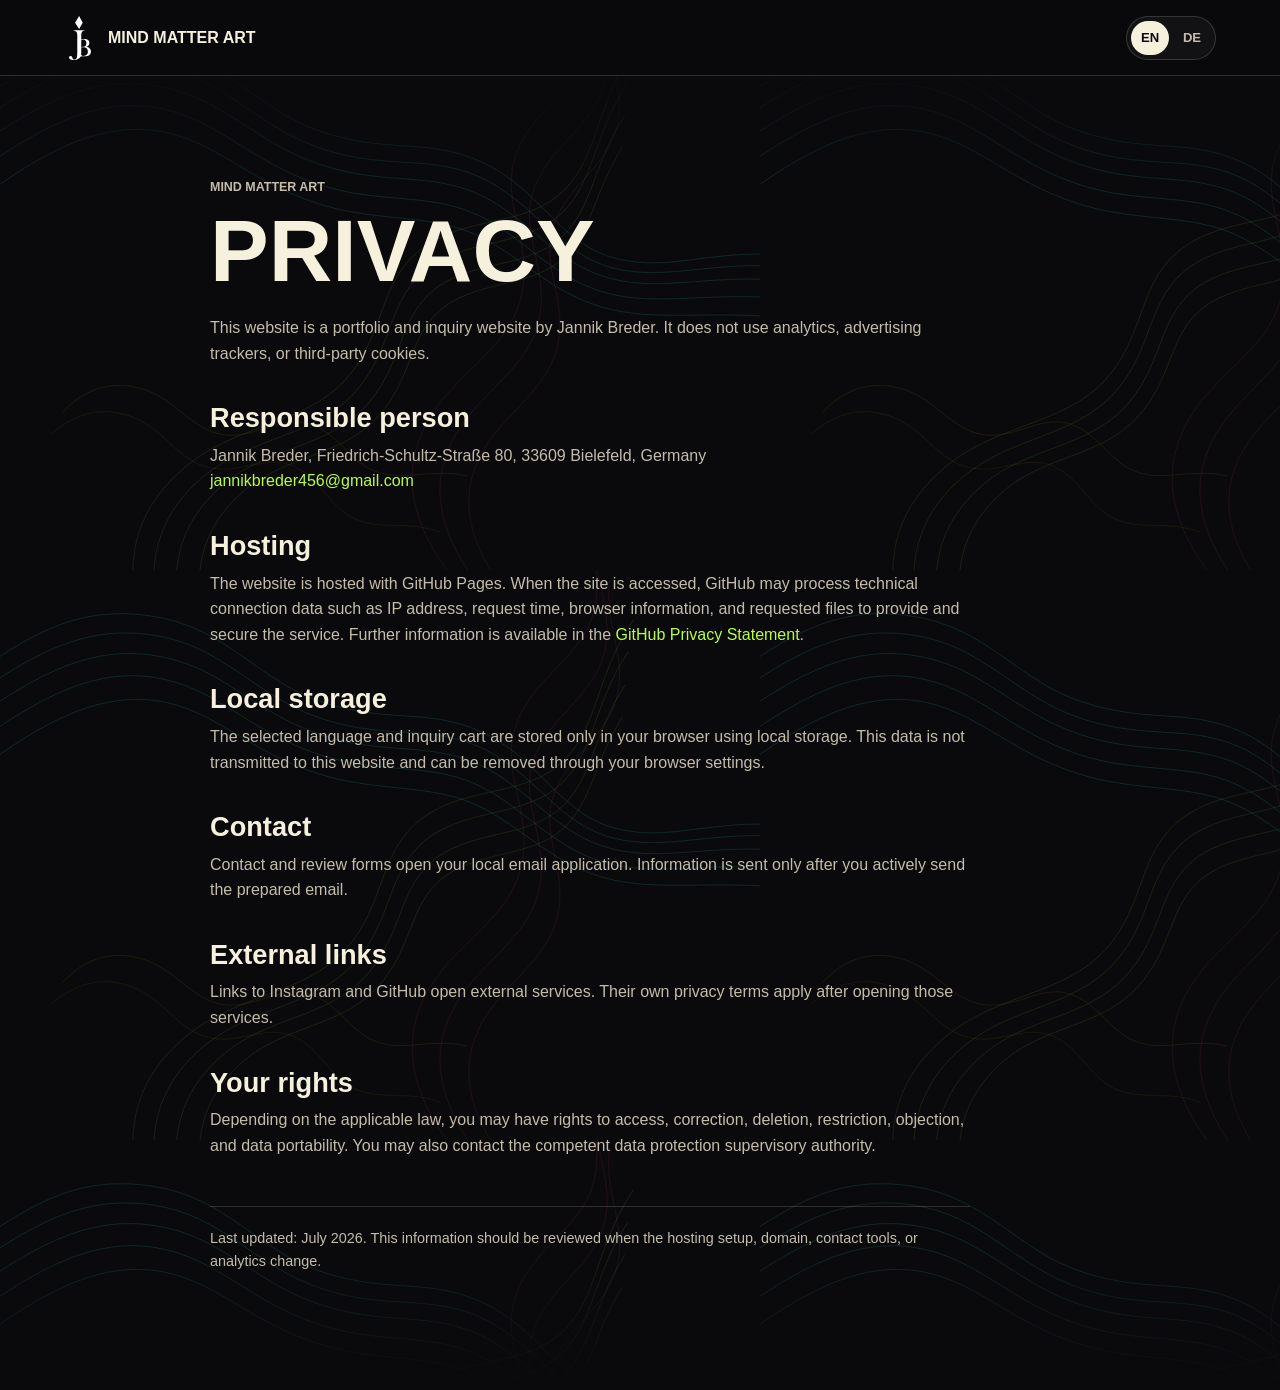
<file: privacy.html>
<!DOCTYPE html>
<html lang="en">
<head>
    <meta charset="UTF-8">
    <meta name="viewport" content="width=device-width, initial-scale=1.0">
    <meta name="description" content="Privacy information for the Mind Matter Art portfolio website.">
    <meta name="robots" content="noindex, follow">
    <meta name="theme-color" content="#a8ff22">
    <title>Privacy | Mind Matter Art</title>
    <link rel="icon" href="img/logo.svg" type="image/svg+xml">
    <link rel="stylesheet" href="stylesheet.css?v=20260715-3">
    <script src="legal.js?v=20260714-8" defer></script>
</head>
<body class="legal-page">
    <header class="legal-header">
        <a class="brand-lockup" href="index.html" aria-label="Mind Matter Art home">
            <img src="img/logo.svg" alt="" class="brand-mark">
            <span>Mind Matter Art</span>
        </a>
        <div class="language-toggle" role="group" aria-label="Language">
            <button class="lang-btn" type="button" data-legal-lang-button="en" aria-pressed="false">EN</button>
            <button class="lang-btn" type="button" data-legal-lang-button="de" aria-pressed="false">DE</button>
        </div>
    </header>

    <main class="legal-main">
        <article data-legal-lang="en">
            <p class="eyebrow">Mind Matter Art</p>
            <h1>Privacy</h1>
            <p>This website is a portfolio and inquiry website by Jannik Breder. It does not use analytics, advertising trackers, or third-party cookies.</p>

            <h2>Responsible person</h2>
            <p>Jannik Breder, Friedrich-Schultz-Straße 80, 33609 Bielefeld, Germany<br><a href="mailto:jannikbreder456@gmail.com">jannikbreder456@gmail.com</a></p>

            <h2>Hosting</h2>
            <p>The website is hosted with GitHub Pages. When the site is accessed, GitHub may process technical connection data such as IP address, request time, browser information, and requested files to provide and secure the service. Further information is available in the <a href="https://docs.github.com/en/site-policy/privacy-policies/github-general-privacy-statement" target="_blank" rel="noopener noreferrer">GitHub Privacy Statement</a>.</p>

            <h2>Local storage</h2>
            <p>The selected language and inquiry cart are stored only in your browser using local storage. This data is not transmitted to this website and can be removed through your browser settings.</p>

            <h2>Contact</h2>
            <p>Contact and review forms open your local email application. Information is sent only after you actively send the prepared email.</p>

            <h2>External links</h2>
            <p>Links to Instagram and GitHub open external services. Their own privacy terms apply after opening those services.</p>

            <h2>Your rights</h2>
            <p>Depending on the applicable law, you may have rights to access, correction, deletion, restriction, objection, and data portability. You may also contact the competent data protection supervisory authority.</p>

            <p class="legal-note">Last updated: July 2026. This information should be reviewed when the hosting setup, domain, contact tools, or analytics change.</p>
        </article>

        <article data-legal-lang="de" hidden>
            <p class="eyebrow">Mind Matter Art</p>
            <h1>Datenschutz</h1>
            <p>Diese Website ist eine Portfolio- und Anfrageseite von Jannik Breder. Sie verwendet keine Analysewerkzeuge, Werbetracker oder Cookies von Drittanbietern.</p>

            <h2>Verantwortlicher</h2>
            <p>Jannik Breder, Friedrich-Schultz-Straße 80, 33609 Bielefeld, Deutschland<br><a href="mailto:jannikbreder456@gmail.com">jannikbreder456@gmail.com</a></p>

            <h2>Hosting</h2>
            <p>Die Website wird über GitHub Pages bereitgestellt. Beim Aufruf kann GitHub technische Verbindungsdaten wie IP-Adresse, Zeitpunkt, Browserinformationen und angeforderte Dateien verarbeiten, um den Dienst bereitzustellen und abzusichern. Weitere Informationen enthält die <a href="https://docs.github.com/de/site-policy/privacy-policies/github-general-privacy-statement" target="_blank" rel="noopener noreferrer">Datenschutzerklärung von GitHub</a>.</p>

            <h2>Lokaler Speicher</h2>
            <p>Die gewählte Sprache und der Anfrage-Warenkorb werden ausschließlich im lokalen Speicher deines Browsers gespeichert. Diese Angaben werden nicht an diese Website übertragen und können über die Browsereinstellungen gelöscht werden.</p>

            <h2>Kontakt</h2>
            <p>Kontakt- und Rezensionsformulare öffnen dein lokales E-Mail-Programm. Angaben werden erst übermittelt, wenn du die vorbereitete E-Mail selbst absendest.</p>

            <h2>Externe Links</h2>
            <p>Links zu Instagram und GitHub öffnen externe Dienste. Nach dem Öffnen gelten deren eigene Datenschutzbestimmungen.</p>

            <h2>Deine Rechte</h2>
            <p>Im Rahmen der gesetzlichen Voraussetzungen bestehen insbesondere Rechte auf Auskunft, Berichtigung, Löschung, Einschränkung, Widerspruch und Datenübertragbarkeit. Außerdem besteht ein Beschwerderecht bei der zuständigen Datenschutzaufsichtsbehörde.</p>

            <p class="legal-note">Stand: Juli 2026. Diese Hinweise sollten erneut geprüft werden, sobald sich Hosting, Domain, Kontaktfunktionen oder Analysewerkzeuge ändern.</p>
        </article>
    </main>
</body>
</html>
</file>
<file: stylesheet.css>
@charset "UTF-8";

:root {
    color-scheme: dark;
    --ink: #f6f1dc;
    --muted: #c4bdab;
    --night: #07070a;
    --panel: rgba(14, 15, 18, 0.82);
    --panel-solid: #101116;
    --line: rgba(246, 241, 220, 0.16);
    --acid: #b7ff3c;
    --cyan: #41ead4;
    --rose: #ff4d7d;
    --amber: #ffb000;
    --violet: #8e5cff;
    --notch: 11px;
    --shadow: 0 24px 80px rgba(0, 0, 0, 0.46);
}

* {
    box-sizing: border-box;
}

html {
    scroll-behavior: smooth;
}

body {
    position: relative;
    isolation: isolate;
    margin: 0;
    font-family: Arial, Helvetica, sans-serif;
    font-size: 16px;
    line-height: 1.6;
    color: var(--ink);
    background:
        radial-gradient(ellipse 90% 34% at 8% 18%, rgba(65, 234, 212, 0.13), transparent 66%),
        radial-gradient(ellipse 78% 30% at 96% 42%, rgba(255, 77, 125, 0.12), transparent 68%),
        radial-gradient(ellipse 88% 28% at 10% 72%, rgba(183, 255, 60, 0.10), transparent 70%),
        radial-gradient(ellipse 72% 24% at 88% 92%, rgba(255, 176, 0, 0.08), transparent 72%),
        linear-gradient(180deg, #07070a 0%, #101014 38%, #080b0d 69%, #09070b 100%);
    overflow-x: hidden;
}

body.cart-open {
    overflow: hidden;
}

body::before {
    content: "";
    position: absolute;
    inset: 0;
    z-index: -3;
    pointer-events: none;
    background-image: url("img/organic-contours.svg");
    background-repeat: repeat;
    background-size: 760px 570px;
    opacity: 0.72;
    mask-image: linear-gradient(to bottom, transparent 4%, black 14%, black 90%, transparent 100%);
}

img,
svg {
    display: block;
}

img {
    max-width: 100%;
}

a {
    color: inherit;
    text-decoration: none;
}

button,
input,
select,
textarea {
    font: inherit;
}

button {
    color: inherit;
}

:focus-visible {
    outline: 2px solid var(--cyan);
    outline-offset: 4px;
}

.skip-link {
    position: fixed;
    left: 16px;
    top: 12px;
    z-index: 100;
    transform: translateY(-140%);
    padding: 10px 14px;
    background: var(--ink);
    color: var(--night);
    border-radius: 6px;
    font-weight: 700;
}

.skip-link:focus {
    transform: translateY(0);
}

.ambient-field {
    position: fixed;
    inset: 0;
    z-index: -2;
    width: 100%;
    height: 100%;
    opacity: 0.20;
    pointer-events: none;
    contain: strict;
}

main {
    position: relative;
    isolation: isolate;
}

.topbar {
    position: sticky;
    top: 0;
    z-index: 50;
    display: flex;
    align-items: center;
    justify-content: space-between;
    min-height: 72px;
    padding: 12px 28px;
    border-bottom: 1px solid var(--line);
    background: rgba(7, 7, 10, 0.94);
}

.brand-lockup {
    display: inline-flex;
    align-items: center;
    gap: 12px;
    min-width: 176px;
    font-weight: 900;
    text-transform: uppercase;
}

.header-wordmark {
    display: block;
    width: 176px;
    height: auto;
    object-fit: contain;
}

.brand-mark {
    width: 32px;
    height: 44px;
    filter: invert(1) brightness(1.25);
}

.nav-links {
    display: flex;
    align-items: center;
    gap: 6px;
    padding: 5px;
    border: 1px solid var(--line);
    border-radius: 999px;
    background: rgba(255, 255, 255, 0.04);
}

.nav-links a {
    padding: 8px 13px;
    border-radius: 999px;
    color: var(--muted);
    font-size: 0.94rem;
    transition: color 180ms ease, background 180ms ease;
}

.nav-links a:hover,
.nav-links a:focus-visible {
    color: var(--ink);
    background: rgba(255, 255, 255, 0.08);
}

.top-actions {
    display: inline-flex;
    align-items: center;
    justify-content: flex-end;
    gap: 10px;
    min-width: 176px;
}

.language-toggle {
    display: inline-flex;
    gap: 4px;
    padding: 4px;
    border: 1px solid var(--line);
    border-radius: 999px;
    background: rgba(255, 255, 255, 0.04);
}

.lang-btn {
    display: inline-grid;
    place-items: center;
    min-width: 38px;
    min-height: 34px;
    border: 0;
    border-radius: 999px;
    background: transparent;
    color: var(--muted);
    cursor: pointer;
    font-size: 0.82rem;
    font-weight: 900;
}

.lang-btn.is-active,
.lang-btn:hover {
    background: var(--ink);
    color: var(--night);
}

.icon-button {
    position: relative;
    display: inline-grid;
    place-items: center;
    width: 44px;
    height: 44px;
    border: 1px solid var(--line);
    border-radius: 999px;
    background: rgba(255, 255, 255, 0.06);
    cursor: pointer;
    transition: transform 180ms ease, border-color 180ms ease, background 180ms ease;
}

.icon-button svg {
    width: 22px;
    height: 22px;
    fill: none;
    stroke: currentColor;
    stroke-width: 1.8;
    stroke-linecap: round;
    stroke-linejoin: round;
}

.icon-button:hover {
    transform: translateY(-2px);
    border-color: rgba(183, 255, 60, 0.7);
    background: rgba(183, 255, 60, 0.12);
}

.menu-toggle {
    display: none;
}

.cart-count {
    position: absolute;
    right: -4px;
    top: -6px;
    display: grid;
    place-items: center;
    min-width: 21px;
    height: 21px;
    padding: 0 6px;
    border-radius: 999px;
    background: var(--rose);
    color: white;
    font-size: 0.75rem;
    font-weight: 800;
}

.hero {
    border-bottom: 1px solid var(--line);
    background: rgba(7, 7, 10, 0.38);
}

.hero-layout {
    display: grid;
    grid-template-columns: minmax(0, 1.25fr) minmax(0, 1fr);
    align-items: center;
    gap: clamp(28px, 5vw, 76px);
    width: min(1180px, calc(100% - 48px));
    margin: 0 auto;
    padding: clamp(24px, 4vw, 52px) 0;
}

.hero-art {
    display: block;
    justify-self: center;
    width: auto;
    max-width: 100%;
    height: clamp(280px, 49svh, 450px);
    object-fit: contain;
    background: rgba(7, 7, 10, 0.6);
    border: 1px solid var(--line);
    border-radius: 8px;
}

.eyebrow {
    margin: 0 0 12px;
    color: var(--acid);
    font-size: 0.78rem;
    font-weight: 900;
    text-transform: uppercase;
}

.hero-byline {
    margin: 0 0 18px;
    color: var(--acid);
    font-size: 0.95rem;
    font-weight: 800;
}

.hero h1 {
    font-size: clamp(2.6rem, 5.3vw, 4.8rem);
    overflow-wrap: anywhere;
}

h1,
h2,
h3,
p {
    margin-top: 0;
}

h1 {
    margin-bottom: 18px;
    max-width: 900px;
    font-size: 4.8rem;
    line-height: 0.94;
    letter-spacing: 0;
    text-transform: uppercase;
}

h2 {
    margin-bottom: 18px;
    font-size: 3rem;
    line-height: 1.05;
    letter-spacing: 0;
}

h3 {
    margin-bottom: 12px;
    font-size: 1.25rem;
    line-height: 1.22;
}

.hero-copy,
.section-heading p,
.artist-copy p,
.contact-copy p,
.service-tile p,
.collector-panel p,
.product-card p,
.site-footer p {
    color: var(--muted);
}

.hero-copy {
    max-width: 620px;
    margin-bottom: 28px;
    font-size: 1.17rem;
}

.hero-actions,
.contact-actions {
    display: flex;
    flex-wrap: wrap;
    gap: 12px;
}

.button {
    display: inline-flex;
    align-items: center;
    justify-content: center;
    min-height: 46px;
    padding: 11px 18px;
    border: 1px solid transparent;
    border-radius: 2px;
    clip-path: polygon(0 0, calc(100% - var(--notch)) 0, 100% var(--notch), 100% 100%, var(--notch) 100%, 0 calc(100% - var(--notch)));
    cursor: pointer;
    font-weight: 800;
    text-align: center;
    transition: transform 180ms ease, border-color 180ms ease, background 180ms ease, color 180ms ease;
}

.button:hover {
    transform: translateY(-2px);
}

.button-primary {
    background: var(--acid);
    color: #10130c;
    box-shadow: 0 14px 38px rgba(183, 255, 60, 0.22);
}

.button-primary:hover {
    background: #d4ff7a;
}

.button-ghost {
    border-color: var(--line);
    background: rgba(255, 255, 255, 0.05);
    color: var(--ink);
}

.button-ghost:hover {
    border-color: rgba(65, 234, 212, 0.7);
    background: rgba(65, 234, 212, 0.10);
}

.section {
    position: relative;
    width: min(1180px, calc(100% - 48px));
    margin: 0 auto;
    padding: 92px 0;
    content-visibility: auto;
    contain-intrinsic-size: 900px;
}

.section-heading {
    max-width: 760px;
    margin-bottom: 34px;
}

.section-heading p {
    max-width: 660px;
    font-size: 1.05rem;
}

.shop-toolbar {
    display: flex;
    align-items: center;
    justify-content: space-between;
    gap: 18px;
    margin-bottom: 24px;
}

.segmented-control {
    display: flex;
    flex-wrap: wrap;
    gap: 6px;
    padding: 6px;
    border: 1px solid var(--line);
    border-radius: 999px;
    background: rgba(255, 255, 255, 0.04);
}

.filter-btn {
    min-height: 38px;
    padding: 8px 14px;
    border: 0;
    border-radius: 999px;
    background: transparent;
    color: var(--muted);
    cursor: pointer;
    font-weight: 800;
}

.filter-btn.is-active,
.filter-btn:hover {
    background: var(--ink);
    color: var(--night);
}

.sort-control {
    display: flex;
    align-items: center;
    gap: 10px;
    color: var(--muted);
    font-size: 0.9rem;
    font-weight: 800;
}

.sort-control select {
    min-height: 42px;
    padding: 0 38px 0 14px;
    border: 1px solid var(--line);
    border-radius: 999px;
    color: var(--ink);
    background: #101116;
}

.shop-layout {
    display: grid;
    grid-template-columns: minmax(0, 1fr) 300px;
    gap: 24px;
    align-items: start;
}

/* Diese Grid-Bereiche wachsen automatisch mit neuen Karten/Bildern mit.
   Du musst nur neue Inhalte in HTML oder script.js ergaenzen. */
.product-grid {
    display: grid;
    grid-template-columns: repeat(2, minmax(0, 1fr));
    gap: 18px;
}

.product-card,
.collector-panel,
.service-tile,
.review-empty,
.review-form,
.contact-form,
.product-dialog {
    border: 1px solid var(--line);
    border-radius: 8px;
    background: var(--panel);
    box-shadow: var(--shadow);
}

.product-card {
    overflow: hidden;
    contain: layout paint style;
}

.product-media {
    position: relative;
    aspect-ratio: 4 / 5;
    overflow: hidden;
    background: #16171c;
}

.product-media img {
    width: 100%;
    height: 100%;
    object-fit: cover;
    transition: transform 500ms ease, filter 500ms ease;
}

.product-media img[src$="logo.svg"],
.dialog-grid > img[src$="logo.svg"] {
    padding: 24%;
    object-fit: contain;
    background:
        linear-gradient(135deg, rgba(246, 241, 220, 0.96), rgba(196, 189, 171, 0.86)),
        #f6f1dc;
}

.product-card:hover .product-media img {
    transform: scale(1.045);
    filter: saturate(1.22);
}

.product-badge {
    position: absolute;
    left: 12px;
    top: 12px;
    padding: 6px 10px;
    border: 1px solid rgba(255, 255, 255, 0.22);
    border-radius: 999px;
    background: rgba(7, 7, 10, 0.90);
    color: var(--ink);
    font-size: 0.74rem;
    font-weight: 900;
    text-transform: uppercase;
}

.product-body {
    padding: 18px;
}

.product-meta {
    display: flex;
    align-items: center;
    justify-content: space-between;
    gap: 12px;
    margin-bottom: 12px;
    color: var(--muted);
    font-size: 0.84rem;
    font-weight: 800;
    text-transform: uppercase;
}

.product-price {
    color: var(--acid);
    white-space: nowrap;
}

.product-card h3 {
    margin-bottom: 8px;
}

.product-actions {
    display: grid;
    grid-template-columns: 1fr 1fr;
    gap: 10px;
    margin-top: 18px;
}

.product-actions .button {
    min-height: 42px;
    padding: 9px 12px;
}

.collector-panel {
    position: sticky;
    top: 94px;
    padding: 22px;
}

.collector-steps {
    display: grid;
    gap: 14px;
    margin: 22px 0;
    padding-left: 22px;
    color: var(--muted);
}

.lookbook-section {
    padding-block: clamp(36px, 4vw, 64px);
    content-visibility: visible;
}

.lookbook-section .section-heading {
    margin-bottom: 24px;
}

.lookbook-section .section-heading p {
    margin-bottom: 0;
}

.lookbook-grid {
    display: grid;
    grid-template-columns: repeat(3, minmax(0, 1fr));
    gap: clamp(10px, 1.6vw, 20px);
}

.lookbook-featured {
    grid-template-columns: repeat(4, minmax(0, 1fr));
}

.lookbook-item {
    margin: 0;
    overflow: hidden;
    border: 1px solid var(--line);
    border-radius: 8px;
    background: var(--panel-solid);
}

.lookbook-item img {
    display: block;
    width: 100%;
    height: auto;
    aspect-ratio: 4 / 5;
    object-fit: contain;
    background: #0b0c10;
}

.lookbook-item figcaption {
    padding: 12px 14px;
    font-size: 0.92rem;
    font-weight: 700;
    line-height: 1.4;
}

.lookbook-more {
    margin-top: 22px;
}

.lookbook-more summary {
    width: fit-content;
    padding: 10px 16px;
    border: 1px solid var(--line);
    border-radius: 6px;
    cursor: pointer;
    font-weight: 700;
}

.lookbook-more summary:hover {
    border-color: var(--cyan);
}

.lookbook-more .lookbook-grid {
    margin-top: 18px;
}

.artist-section {
    display: grid;
    grid-template-columns: 1fr 420px;
    gap: 40px;
    align-items: center;
}

.artist-copy p {
    max-width: 720px;
}

.artist-stats {
    display: flex;
    flex-wrap: wrap;
    gap: 10px;
    margin-top: 26px;
}

.artist-stats span {
    padding: 9px 12px;
    border: 1px solid var(--line);
    border-radius: 999px;
    background: rgba(255, 255, 255, 0.04);
    color: var(--ink);
    font-weight: 800;
}

.artist-portrait {
    position: relative;
    min-height: 560px;
    overflow: hidden;
    border: 1px solid var(--line);
    border-radius: 8px;
}

.artist-portrait img {
    width: 100%;
    height: 100%;
    min-height: inherit;
    object-fit: cover;
    object-position: center;
}

.artist-image-caption {
    position: absolute;
    left: 0;
    right: 0;
    bottom: 0;
    margin: 0;
    padding: 44px 18px 16px;
    background: linear-gradient(0deg, rgba(7, 7, 10, 0.92), transparent);
    color: var(--ink);
    font-size: 0.84rem;
    font-weight: 900;
    text-transform: uppercase;
}

.service-grid {
    display: grid;
    grid-template-columns: repeat(2, minmax(0, 1fr));
    gap: 18px;
}

.service-tile {
    position: relative;
    padding: 24px;
    overflow: hidden;
}

.service-tile h3 {
    color: var(--cyan);
    padding-right: 56px;
}

.service-tile .button {
    margin-top: 16px;
}

.service-number {
    position: absolute;
    right: 20px;
    top: 14px;
    color: rgba(246, 241, 220, 0.16);
    font-size: 2.7rem;
    font-weight: 900;
    line-height: 1;
}

.reviews-layout {
    display: grid;
    grid-template-columns: 0.9fr 1.1fr;
    gap: 18px;
    align-items: start;
}

.review-empty,
.review-form {
    padding: 24px;
}

.review-empty {
    min-height: 100%;
    border-style: dashed;
}

.review-empty h3 {
    color: var(--cyan);
}

.review-form,
.review-form-grid {
    display: grid;
    gap: 16px;
}

.review-form-grid {
    grid-template-columns: 1fr 160px;
}

.review-form label {
    display: grid;
    gap: 7px;
    color: var(--muted);
    font-weight: 800;
}

.review-form input,
.review-form select,
.review-form textarea {
    width: 100%;
    border: 1px solid var(--line);
    border-radius: 6px;
    background: rgba(255, 255, 255, 0.07);
    color: var(--ink);
}

.review-form input,
.review-form select {
    min-height: 46px;
    padding: 0 13px;
}

.review-form textarea {
    min-height: 150px;
    resize: vertical;
    padding: 12px 13px;
}

.form-note {
    margin: 0;
    color: var(--muted);
    font-size: 0.9rem;
}

.practice-layout {
    display: grid;
    grid-template-columns: minmax(0, 1.15fr) minmax(360px, 0.85fr);
    gap: 24px;
    align-items: stretch;
}

.project-proof {
    position: relative;
    min-height: 620px;
    margin: 0;
    overflow: hidden;
    border: 1px solid var(--line);
    border-radius: 8px;
    background: #101116;
}

.project-proof img {
    width: 100%;
    height: 100%;
    min-height: inherit;
    object-fit: cover;
}

.project-proof figcaption {
    position: absolute;
    left: 0;
    right: 0;
    bottom: 0;
    display: grid;
    gap: 2px;
    padding: 80px 24px 22px;
    background: linear-gradient(0deg, rgba(7, 7, 10, 0.96), transparent);
}

.project-proof figcaption span,
.practice-kicker {
    color: var(--acid);
    font-size: 0.75rem;
    font-weight: 900;
    text-transform: uppercase;
}

.project-proof figcaption strong {
    font-size: 1.35rem;
}

.project-proof figcaption small {
    color: var(--muted);
    font-size: 0.9rem;
}

.practice-list {
    display: grid;
    align-content: stretch;
    border-top: 1px solid var(--line);
}

.practice-list article {
    display: flex;
    flex-direction: column;
    justify-content: center;
    padding: 28px 4px 28px 24px;
    border-bottom: 1px solid var(--line);
}

.practice-list h3 {
    margin: 8px 0;
}

.practice-list p {
    margin: 0;
    color: var(--muted);
}

.contact-section {
    display: grid;
    grid-template-columns: 1fr 460px;
    gap: 34px;
    align-items: start;
}

.contact-form {
    display: grid;
    gap: 16px;
    padding: 22px;
}

.contact-meta {
    display: grid;
    gap: 8px;
    margin: 24px 0;
    color: var(--muted);
    font-size: 0.92rem;
}

.contact-meta span {
    display: flex;
    align-items: center;
    gap: 10px;
}

.contact-meta span::before {
    content: "";
    width: 8px;
    height: 8px;
    flex: 0 0 auto;
    background: var(--acid);
    clip-path: polygon(50% 0, 100% 50%, 50% 100%, 0 50%);
}

.contact-form label {
    display: grid;
    gap: 7px;
    color: var(--muted);
    font-weight: 800;
}

.contact-form input,
.contact-form textarea {
    width: 100%;
    border: 1px solid var(--line);
    border-radius: 6px;
    background: rgba(255, 255, 255, 0.07);
    color: var(--ink);
}

.contact-form input {
    min-height: 46px;
    padding: 0 13px;
}

.contact-form textarea {
    min-height: 150px;
    resize: vertical;
    padding: 12px 13px;
}

.cart-drawer {
    position: fixed;
    inset: 0 0 0 auto;
    z-index: 80;
    display: flex;
    flex-direction: column;
    width: min(430px, 100%);
    height: 100svh;
    border-left: 1px solid var(--line);
    background: rgba(12, 13, 17, 0.96);
    box-shadow: -26px 0 80px rgba(0, 0, 0, 0.44);
    transform: translateX(102%);
    transition: transform 240ms ease;
}

body.cart-open .cart-drawer {
    transform: translateX(0);
}

.drawer-header {
    display: flex;
    align-items: center;
    justify-content: space-between;
    gap: 18px;
    padding: 22px;
    border-bottom: 1px solid var(--line);
}

.drawer-header h2 {
    margin: 0;
    font-size: 1.6rem;
}

.cart-items {
    display: grid;
    gap: 14px;
    flex: 1;
    overflow-y: auto;
    padding: 18px;
}

.empty-cart {
    align-self: start;
    padding: 18px;
    border: 1px dashed var(--line);
    border-radius: 8px;
    color: var(--muted);
}

.cart-line {
    display: grid;
    grid-template-columns: 72px 1fr auto;
    gap: 12px;
    align-items: center;
    padding-bottom: 14px;
    border-bottom: 1px solid var(--line);
}

.cart-line img {
    width: 72px;
    height: 86px;
    border-radius: 6px;
    object-fit: cover;
}

.cart-line h3 {
    margin-bottom: 4px;
    font-size: 1rem;
}

.cart-line p {
    margin: 0;
    color: var(--muted);
    font-size: 0.86rem;
}

.quantity-control {
    display: inline-flex;
    align-items: center;
    gap: 8px;
    margin-top: 8px;
}

.quantity-control button,
.remove-line {
    display: grid;
    place-items: center;
    width: 30px;
    height: 30px;
    border: 1px solid var(--line);
    border-radius: 999px;
    background: rgba(255, 255, 255, 0.05);
    cursor: pointer;
}

.line-price {
    color: var(--acid);
    font-weight: 900;
    white-space: nowrap;
}

.cart-footer {
    display: grid;
    gap: 10px;
    padding: 18px;
    border-top: 1px solid var(--line);
}

.subtotal {
    display: flex;
    align-items: center;
    justify-content: space-between;
    gap: 18px;
    margin-bottom: 8px;
    font-size: 1.05rem;
}

.subtotal strong {
    color: var(--acid);
}

.drawer-scrim {
    position: fixed;
    inset: 0;
    z-index: 70;
    border: 0;
    background: rgba(0, 0, 0, 0.56);
    opacity: 0;
    pointer-events: none;
    transition: opacity 240ms ease;
}

body.cart-open .drawer-scrim {
    opacity: 1;
    pointer-events: auto;
}

.product-dialog {
    width: min(960px, calc(100% - 32px));
    max-height: min(820px, calc(100svh - 32px));
    padding: 0;
    color: var(--ink);
    overflow: hidden;
}

.product-dialog::backdrop {
    background: rgba(0, 0, 0, 0.72);
}

.dialog-close {
    position: absolute;
    right: 14px;
    top: 14px;
    z-index: 2;
    background: rgba(0, 0, 0, 0.64);
}

.dialog-grid {
    display: grid;
    grid-template-columns: 1fr 1fr;
    min-height: 540px;
}

.dialog-grid img {
    width: 100%;
    height: 100%;
    min-height: 540px;
    object-fit: cover;
}

.dialog-copy {
    display: flex;
    flex-direction: column;
    justify-content: center;
    gap: 14px;
    padding: 34px;
}

.detail-list {
    display: grid;
    gap: 10px;
    margin: 8px 0 10px;
    padding: 0;
    list-style: none;
}

.detail-list li {
    display: flex;
    justify-content: space-between;
    gap: 18px;
    padding-bottom: 10px;
    border-bottom: 1px solid var(--line);
    color: var(--muted);
}

.detail-list strong {
    color: var(--ink);
    text-align: right;
}

.site-footer {
    display: grid;
    grid-template-columns: 1fr 1fr;
    gap: 24px;
    padding: 34px 28px;
    border-top: 1px solid var(--line);
    background: #07070a;
}

.footer-brandmarks {
    width: min(100%, 340px);
    margin-bottom: 12px;
}

.footer-wordmark {
    display: block;
    width: 100%;
    height: auto;
    object-fit: contain;
}

.site-footer p {
    margin-bottom: 6px;
}

.copyright-notice {
    margin-top: 18px;
    color: var(--ink) !important;
    font-weight: 800;
}

.rights-notice {
    max-width: 620px;
    font-size: 0.86rem;
}

.site-footer a {
    color: var(--acid);
}

.footer-links {
    display: flex;
    flex-wrap: wrap;
    gap: 10px 18px;
    margin-top: 16px;
}

.legal-page {
    min-height: 100svh;
    background: #0a0a0d;
}

.legal-header {
    position: sticky;
    z-index: 5;
    top: 0;
    display: flex;
    align-items: center;
    justify-content: space-between;
    min-height: 76px;
    padding: 10px clamp(20px, 5vw, 72px);
    border-bottom: 1px solid var(--line);
    background: rgba(10, 10, 13, 0.98);
}

.legal-main {
    width: min(100% - 40px, 860px);
    margin: 0 auto;
    padding: clamp(64px, 8vw, 110px) 0;
}

.legal-main h1 {
    margin-bottom: 22px;
    font-size: clamp(2.4rem, 8vw, 5.5rem);
}

.legal-main h2 {
    margin: 38px 0 10px;
    font-size: clamp(1.2rem, 3vw, 1.7rem);
}

.legal-main p,
.legal-main li {
    max-width: 760px;
    color: var(--muted);
}

.legal-main ul {
    display: grid;
    gap: 8px;
    padding-left: 20px;
}

.legal-main a,
.not-found-page a {
    color: var(--acid);
}

.legal-note {
    margin-top: 48px;
    padding-top: 20px;
    border-top: 1px solid var(--line);
    font-size: 0.9rem;
}

.not-found-page {
    display: grid;
    min-height: 100svh;
    place-items: center;
    padding: 24px;
    text-align: center;
}

.not-found-page main {
    max-width: 680px;
}

.not-found-page h1 {
    margin-bottom: 12px;
    font-size: clamp(4rem, 18vw, 10rem);
}

.not-found-page p {
    margin-bottom: 28px;
    color: var(--muted);
}

.reveal {
    opacity: 0;
    transform: translateY(22px);
    transition: opacity 520ms ease, transform 520ms ease;
}

.reveal.is-visible {
    opacity: 1;
    transform: translateY(0);
}

@media (max-width: 980px) {
    .ambient-field {
        display: none;
    }

    body::before {
        background-size: 560px 420px;
        opacity: 0.52;
    }

    .topbar {
        padding: 10px 18px;
    }

    .brand-lockup {
        min-width: auto;
    }

    .header-wordmark {
        width: 116px;
    }

    h1 {
        font-size: 3.6rem;
    }

    h2 {
        font-size: 2.35rem;
    }

    .shop-layout,
    .artist-section,
    .practice-layout,
    .reviews-layout,
    .contact-section {
        grid-template-columns: 1fr;
    }

    .collector-panel {
        position: static;
    }

    .service-grid {
        grid-template-columns: 1fr;
    }

    .artist-portrait {
        min-height: 430px;
    }

    .practice-layout {
        grid-template-columns: 1fr;
    }

    .project-proof {
        min-height: 520px;
    }

    .practice-list article {
        padding-left: 0;
    }
}

@media (max-width: 900px) {
    .nav-links {
        display: none;
    }

    .menu-toggle {
        display: inline-grid;
    }

    .nav-links.is-open {
        position: absolute;
        top: calc(100% + 10px);
        right: 18px;
        left: 18px;
        z-index: 60;
        display: grid;
        gap: 4px;
        padding: 8px;
        border-radius: 12px;
        background: rgba(12, 13, 17, 0.98);
        box-shadow: var(--shadow);
    }

    .nav-links.is-open a {
        padding: 12px 14px;
        border-radius: 7px;
        font-size: 1rem;
    }
}

@media (max-width: 760px) {
    .header-wordmark {
        width: 88px;
    }

    .product-media img {
        transition: none;
    }

    .hero-layout {
        grid-template-columns: 1fr;
        width: calc(100% - 32px);
        gap: 22px;
    }

    .hero-art {
        width: 100%;
        height: clamp(136px, 28vw, 200px);
        object-fit: cover;
        object-position: center 52%;
    }

    .hero h1 {
        font-size: clamp(2rem, 8.6vw, 3.25rem);
    }

    h1 {
        font-size: 2.8rem;
    }

    h2 {
        font-size: 2rem;
    }

    .hero-copy {
        font-size: 1rem;
    }

    .section {
        width: min(100% - 32px, 1180px);
        padding: 68px 0;
    }

    .shop-toolbar {
        align-items: stretch;
        flex-direction: column;
    }

    .segmented-control {
        border-radius: 8px;
    }

    .filter-btn {
        flex: 1 1 120px;
    }

    .sort-control {
        align-items: stretch;
        flex-direction: column;
        gap: 6px;
    }

    .product-grid,
    .review-form-grid,
    .dialog-grid,
    .site-footer {
        grid-template-columns: 1fr;
    }

    .lookbook-grid {
        grid-template-columns: repeat(2, minmax(0, 1fr));
    }

    .lookbook-section {
        padding-block: 40px;
    }

    .artist-portrait {
        min-height: 360px;
    }

    .project-proof {
        min-height: 420px;
    }

    .product-actions {
        grid-template-columns: 1fr;
    }

    .dialog-grid {
        max-height: calc(100svh - 32px);
        overflow-y: auto;
    }

    .dialog-grid img {
        min-height: 320px;
        max-height: 420px;
    }
}

@media (max-width: 460px) {
    .topbar {
        min-height: 64px;
    }

    h1 {
        font-size: 2.25rem;
    }

    .button {
        width: 100%;
    }

    .hero-actions,
    .contact-actions {
        flex-direction: column;
    }

    .cart-line {
        grid-template-columns: 62px 1fr;
    }

    .line-price {
        grid-column: 2;
    }

    .cart-line img {
        width: 62px;
        height: 78px;
    }
}

@media (prefers-reduced-motion: reduce) {
    *,
    *::before,
    *::after {
        scroll-behavior: auto !important;
        transition: none !important;
        animation: none !important;
    }

    .ambient-field {
        display: none;
    }

    .reveal {
        opacity: 1;
        transform: none;
    }
}
</file>
